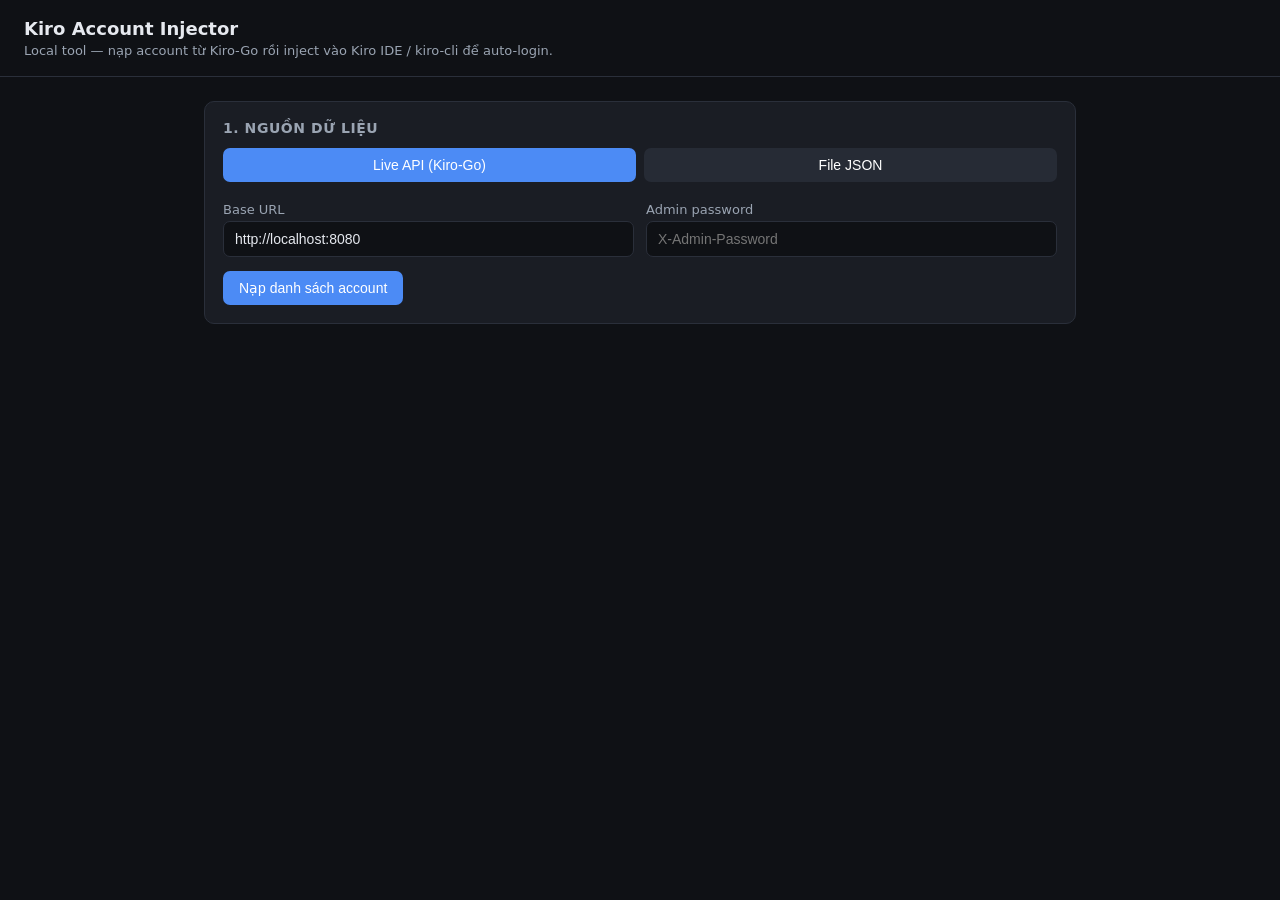
<file: injector/web/index.html>
<!DOCTYPE html>
<html lang="vi">
<head>
<meta charset="UTF-8">
<meta name="viewport" content="width=device-width, initial-scale=1.0">
<title>Kiro Account Injector</title>
<style>
  :root { --bg:#0f1115; --card:#1a1d24; --bd:#2a2f3a; --fg:#e6e9ef; --mut:#9aa4b2; --acc:#4c8bf5; --ok:#2ecc71; --warn:#f1c40f; --err:#e74c3c; }
  * { box-sizing: border-box; }
  body { margin:0; font-family:system-ui,-apple-system,Segoe UI,Roboto,sans-serif; background:var(--bg); color:var(--fg); }
  header { padding:18px 24px; border-bottom:1px solid var(--bd); }
  header h1 { margin:0; font-size:18px; }
  header p { margin:4px 0 0; color:var(--mut); font-size:13px; }
  main { max-width:920px; margin:0 auto; padding:24px; }
  .card { background:var(--card); border:1px solid var(--bd); border-radius:10px; padding:18px; margin-bottom:18px; }
  .card h2 { margin:0 0 12px; font-size:14px; text-transform:uppercase; letter-spacing:.04em; color:var(--mut); }
  label { display:block; font-size:13px; margin:8px 0 4px; color:var(--mut); }
  input[type=text], input[type=password] { width:100%; padding:9px 11px; background:#0f1115; border:1px solid var(--bd); border-radius:7px; color:var(--fg); font-size:14px; }
  .row { display:flex; gap:12px; }
  .row > div { flex:1; }
  button { background:var(--acc); color:#fff; border:none; padding:9px 16px; border-radius:7px; font-size:14px; cursor:pointer; }
  button.secondary { background:#262b35; }
  button:disabled { opacity:.5; cursor:not-allowed; }
  .seg { display:flex; gap:8px; margin-bottom:12px; }
  .seg button { flex:1; background:#262b35; }
  .seg button.active { background:var(--acc); }
  table { width:100%; border-collapse:collapse; font-size:13px; }
  th, td { text-align:left; padding:8px 10px; border-bottom:1px solid var(--bd); }
  th { color:var(--mut); font-weight:600; }
  .badge { display:inline-block; padding:2px 7px; border-radius:5px; font-size:11px; }
  .badge.ok { background:rgba(46,204,113,.15); color:var(--ok); }
  .badge.no { background:rgba(231,76,60,.15); color:var(--err); }
  .badge.warn { background:rgba(241,196,15,.15); color:var(--warn); }
  .note { font-size:11px; color:var(--mut); }
  .opts { display:flex; gap:18px; align-items:center; margin:12px 0; flex-wrap:wrap; }
  .opts label { display:flex; align-items:center; gap:6px; margin:0; color:var(--fg); font-size:13px; cursor:pointer; }
  #msg { font-size:13px; padding:10px 12px; border-radius:7px; margin-bottom:12px; display:none; white-space:pre-wrap; }
  #msg.show { display:block; }
  #msg.ok { background:rgba(46,204,113,.12); color:var(--ok); }
  #msg.err { background:rgba(231,76,60,.12); color:var(--err); }
  pre { background:#0f1115; border:1px solid var(--bd); border-radius:7px; padding:12px; overflow:auto; font-size:12px; }
  .hidden { display:none; }
  tr.sel { background:rgba(76,139,245,.12); }
  td.pick { cursor:pointer; }
</style>
</head>
<body>
<header>
  <h1>Kiro Account Injector</h1>
  <p>Local tool — nạp account từ Kiro-Go rồi inject vào Kiro IDE / kiro-cli để auto-login.</p>
</header>
<main>
  <div id="msg"></div>

  <div class="card">
    <h2>1. Nguồn dữ liệu</h2>
    <div class="seg">
      <button id="tab-http" class="active" onclick="setSource('http')">Live API (Kiro-Go)</button>
      <button id="tab-file" onclick="setSource('file')">File JSON</button>
    </div>
    <div id="src-http">
      <div class="row">
        <div>
          <label>Base URL</label>
          <input type="text" id="baseUrl" value="http://localhost:8080" placeholder="http://localhost:8080">
        </div>
        <div>
          <label>Admin password</label>
          <input type="password" id="password" placeholder="X-Admin-Password">
        </div>
      </div>
    </div>
    <div id="src-file" class="hidden">
      <label>Đường dẫn file export (.json) trên máy này</label>
      <input type="text" id="filePath" placeholder="/Users/you/Downloads/kiro-export.json">
    </div>
    <div style="margin-top:14px"><button onclick="loadAccounts()">Nạp danh sách account</button></div>
  </div>

  <div class="card hidden" id="card-accounts">
    <h2>2. Chọn account</h2>
    <table>
      <thead><tr><th></th><th>Email</th><th>Auth</th><th>Provider</th><th>Refresh</th><th>IDE</th><th>CLI</th></tr></thead>
      <tbody id="acctBody"></tbody>
    </table>
  </div>

  <div class="card hidden" id="card-inject">
    <h2>3. Inject &amp; Login</h2>
    <div class="opts">
      <label><input type="checkbox" id="t-ide" checked> Kiro IDE</label>
      <label><input type="checkbox" id="t-cli"> kiro-cli</label>
      <label><input type="checkbox" id="dryRun" checked> Dry-run (ghi ra thư mục tạm, không đụng app)</label>
      <label><input type="checkbox" id="relaunch"> Kill &amp; relaunch Kiro IDE</label>
    </div>
    <button id="injectBtn" onclick="doInject()" disabled>Inject account đã chọn</button>
    <div id="result" class="hidden"><h2 style="margin-top:18px">Kết quả</h2><pre id="resultPre"></pre></div>
  </div>
</main>

<script>
let source = 'http';
let selectedId = null;

function setSource(s) {
  source = s;
  document.getElementById('tab-http').classList.toggle('active', s === 'http');
  document.getElementById('tab-file').classList.toggle('active', s === 'file');
  document.getElementById('src-http').classList.toggle('hidden', s !== 'http');
  document.getElementById('src-file').classList.toggle('hidden', s !== 'file');
}

function showMsg(text, kind) {
  const m = document.getElementById('msg');
  m.textContent = text;
  m.className = 'show ' + (kind || '');
}

async function loadAccounts() {
  const body = source === 'http'
    ? { source:'http', baseUrl: val('baseUrl'), password: val('password') }
    : { source:'file', path: val('filePath') };
  showMsg('Đang nạp...', '');
  try {
    const res = await fetch('/api/load', { method:'POST', headers:{'Content-Type':'application/json'}, body: JSON.stringify(body) });
    const data = await res.json();
    if (!res.ok) { showMsg('Lỗi: ' + (data.error || res.status), 'err'); return; }
    renderAccounts(data.accounts || []);
    showMsg('Đã nạp ' + (data.accounts||[]).length + ' account (export v' + (data.version||'?') + ')', 'ok');
  } catch (e) { showMsg('Lỗi mạng: ' + e.message, 'err'); }
}

function val(id) { return document.getElementById(id).value.trim(); }

function renderAccounts(accts) {
  const tb = document.getElementById('acctBody');
  tb.innerHTML = '';
  selectedId = null;
  document.getElementById('injectBtn').disabled = true;
  for (const a of accts) {
    const tr = document.createElement('tr');
    tr.innerHTML = `
      <td class="pick"><input type="radio" name="acct" value="${a.id}"></td>
      <td class="pick">${esc(a.email)}</td>
      <td>${esc(a.authMethod)}</td>
      <td>${esc(a.provider||'')}</td>
      <td>${a.hasRefresh ? '<span class="badge ok">yes</span>' : '<span class="badge no">no</span>'}</td>
      <td>${a.ideOk ? '<span class="badge ok">OK</span>' : '<span class="badge no">no</span>'}</td>
      <td>${cliBadge(a)}</td>`;
    const pick = () => { tr.querySelector('input').checked = true; selectAcct(a.id, tr); };
    tr.querySelectorAll('.pick').forEach(td => td.onclick = pick);
    tr.querySelector('input').onchange = () => selectAcct(a.id, tr);
    tb.appendChild(tr);
  }
  document.getElementById('card-accounts').classList.remove('hidden');
  document.getElementById('card-inject').classList.remove('hidden');
}

function cliBadge(a) {
  if (a.cliOk && a.cliNote) return `<span class="badge warn" title="${esc(a.cliNote)}">⚠</span> <span class="note">${esc(a.cliNote)}</span>`;
  if (a.cliOk) return '<span class="badge ok">OK</span>';
  return `<span class="badge no">no</span> <span class="note">${esc(a.cliNote||'')}</span>`;
}

function selectAcct(id, tr) {
  selectedId = id;
  document.querySelectorAll('#acctBody tr').forEach(r => r.classList.remove('sel'));
  tr.classList.add('sel');
  document.getElementById('injectBtn').disabled = false;
}

async function doInject() {
  if (!selectedId) return;
  const targets = [];
  if (document.getElementById('t-ide').checked) targets.push('ide');
  if (document.getElementById('t-cli').checked) targets.push('cli');
  if (targets.length === 0) { showMsg('Chọn ít nhất một target.', 'err'); return; }
  const body = {
    id: selectedId, targets,
    dryRun: document.getElementById('dryRun').checked,
    relaunch: document.getElementById('relaunch').checked,
  };
  showMsg('Đang inject...', '');
  try {
    const res = await fetch('/api/inject', { method:'POST', headers:{'Content-Type':'application/json'}, body: JSON.stringify(body) });
    const data = await res.json();
    document.getElementById('result').classList.remove('hidden');
    document.getElementById('resultPre').textContent = JSON.stringify(data.results || data, null, 2);
    showMsg(res.ok ? 'Xong.' : ('Lỗi: ' + (data.error||res.status)), res.ok ? 'ok' : 'err');
  } catch (e) { showMsg('Lỗi mạng: ' + e.message, 'err'); }
}

function esc(s) { return String(s).replace(/[&<>"]/g, c => ({'&':'&amp;','<':'&lt;','>':'&gt;','"':'&quot;'}[c])); }
</script>
</body>
</html>
</file>
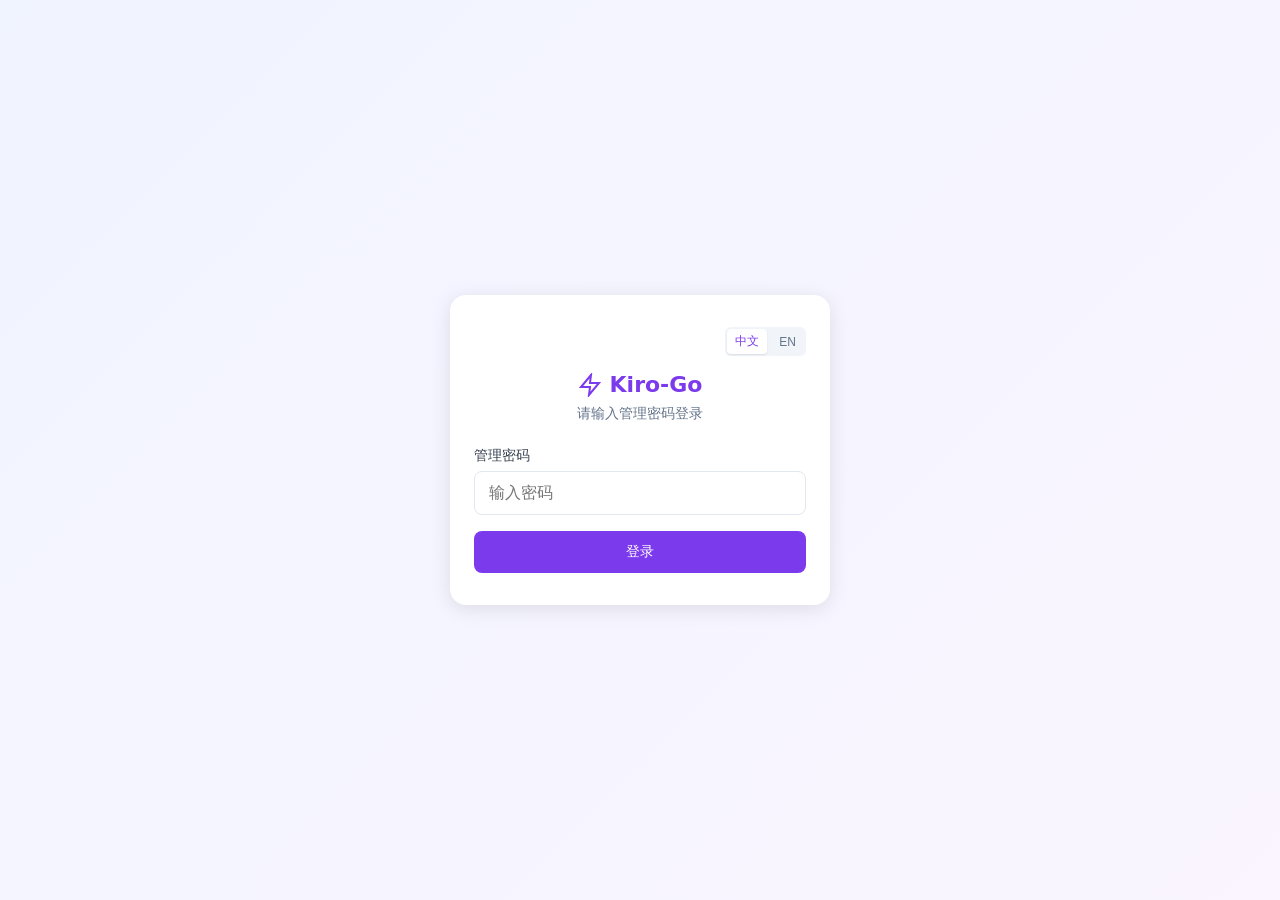
<file: web/index-legacy.html>
<!DOCTYPE html>
<html lang="zh">

<head>
    <meta charset="UTF-8">
    <meta name="viewport" content="width=device-width, initial-scale=1.0, maximum-scale=1.0, user-scalable=no">
    <title>Kiro-Go</title>
    <link rel="icon" type="image/png" href="/admin/icon.png?v=20260724">
    <style>
        * {
            box-sizing: border-box;
            margin: 0;
            padding: 0;
        }

        body {
            font-family: system-ui, -apple-system, sans-serif;
            background: #f8fafc;
            color: #1e293b;
            min-height: 100vh;
            -webkit-tap-highlight-color: transparent;
        }

        .container {
            max-width: 1100px;
            margin: 0 auto;
            padding: 16px;
        }

        .login-wrapper {
            min-height: 100vh;
            display: flex;
            align-items: center;
            justify-content: center;
            background: linear-gradient(135deg, #f0f4ff 0%, #faf5ff 100%);
            padding: 16px;
        }

        .login-box {
            background: #fff;
            padding: 32px 24px;
            border-radius: 16px;
            box-shadow: 0 4px 20px rgba(0, 0, 0, 0.1);
            width: 100%;
            max-width: 380px;
        }

        .login-box h1 {
            text-align: center;
            color: #7c3aed;
            margin-bottom: 8px;
            font-size: 22px;
            justify-content: center;
        }

        .login-box p {
            text-align: center;
            color: #64748b;
            margin-bottom: 24px;
            font-size: 14px;
        }

        .form-group {
            margin-bottom: 16px;
        }

        label {
            display: block;
            margin-bottom: 6px;
            color: #374151;
            font-size: 14px;
            font-weight: 500;
        }

        input[type="text"],
        input[type="password"],
        input[type="number"],
        select,
        textarea {
            width: 100%;
            padding: 12px 14px;
            border: 1px solid #e2e8f0;
            border-radius: 8px;
            font-size: 16px;
            background: #fff;
            color: #1e293b;
            -webkit-appearance: none;
        }

        input:focus,
        textarea:focus {
            outline: none;
            border-color: #7c3aed;
            box-shadow: 0 0 0 3px rgba(124, 58, 237, 0.1);
        }

        textarea {
            resize: vertical;
            min-height: 100px;
            font-family: monospace;
            font-size: 14px;
        }

        .btn {
            padding: 12px 18px;
            border: none;
            border-radius: 8px;
            cursor: pointer;
            font-size: 14px;
            font-weight: 500;
            transition: all 0.2s;
            touch-action: manipulation;
        }

        .btn-primary {
            background: #7c3aed;
            color: white;
        }

        .btn-primary:hover,
        .btn-primary:active {
            background: #6d28d9;
        }

        .btn-danger {
            background: #ef4444;
            color: white;
        }

        .btn-secondary {
            background: #f1f5f9;
            color: #374151;
        }

        .btn-success {
            background: #10B981;
            color: white;
        }

        .btn-sm {
            padding: 8px 12px;
            font-size: 13px;
        }

        .card {
            background: #fff;
            border-radius: 12px;
            padding: 16px;
            margin-bottom: 16px;
            box-shadow: 0 1px 3px rgba(0, 0, 0, 0.1);
        }

        .card-header {
            display: flex;
            justify-content: space-between;
            align-items: center;
            margin-bottom: 16px;
            padding-bottom: 12px;
            border-bottom: 1px solid #e2e8f0;
            flex-wrap: wrap;
            gap: 12px;
        }

        .card-title {
            font-size: 16px;
            font-weight: 600;
        }

        .card-actions {
            display: flex;
            gap: 8px;
            flex-wrap: wrap;
        }

        .stats-grid {
            display: grid;
            grid-template-columns: repeat(3, 1fr);
            gap: 10px;
            margin-bottom: 20px;
        }

        .stat-card {
            background: #fff;
            border-radius: 10px;
            padding: 12px 8px;
            text-align: center;
            box-shadow: 0 1px 3px rgba(0, 0, 0, 0.1);
        }

        .stat-value {
            font-size: 20px;
            font-weight: 700;
            color: #7c3aed;
        }

        .stat-label {
            font-size: 11px;
            color: #64748b;
            margin-top: 2px;
        }

        .badge {
            display: inline-block;
            padding: 3px 8px;
            border-radius: 4px;
            font-size: 11px;
            font-weight: 500;
            white-space: nowrap;
        }

        .badge-success {
            background: #dcfce7;
            color: #16a34a;
        }

        .badge-warning {
            background: #fef3c7;
            color: #d97706;
        }

        .badge-error {
            background: #fee2e2;
            color: #dc2626;
        }

        .badge-info {
            background: #ede9fe;
            color: #7c3aed;
        }

        .badge-pro {
            background: #3b82f6;
            color: white;
        }

        .badge-proplus {
            background: #8b5cf6;
            color: white;
        }

        .badge-power {
            background: #f59e0b;
            color: white;
        }

        .badge-free {
            background: #6b7280;
            color: white;
        }

        .badge-trial {
            background: #10b981;
            color: white;
        }

        .badge-banned {
            background: #dc2626;
            color: white;
        }

        .badge-suspended {
            background: #f59e0b;
            color: white;
        }

        .modal {
            display: none;
            position: fixed;
            top: 0;
            left: 0;
            width: 100%;
            height: 100%;
            background: rgba(0, 0, 0, 0.5);
            z-index: 1000;
            padding: 16px;
            overflow-y: auto;
        }

        .modal.active {
            display: flex;
            align-items: flex-start;
            justify-content: center;
            padding-top: 5vh;
        }

        .modal-content {
            background: #fff;
            border-radius: 12px;
            padding: 20px;
            width: 100%;
            max-width: 600px;
            margin-bottom: 20px;
        }

        .modal-header {
            display: flex;
            justify-content: space-between;
            align-items: center;
            margin-bottom: 20px;
        }

        .modal-title {
            font-size: 18px;
            font-weight: 600;
        }

        .modal-close {
            background: none;
            border: none;
            font-size: 28px;
            cursor: pointer;
            color: #64748b;
            padding: 0 8px;
        }

        .modal-footer {
            margin-top: 20px;
            display: flex;
            gap: 10px;
            justify-content: flex-end;
        }

        .switch {
            position: relative;
            display: inline-block;
            width: 44px;
            height: 24px;
            flex-shrink: 0;
        }

        .switch input {
            opacity: 0;
            width: 0;
            height: 0;
            position: absolute;
        }

        .slider {
            position: absolute;
            cursor: pointer;
            top: 0;
            left: 0;
            right: 0;
            bottom: 0;
            background: #cbd5e1;
            border-radius: 24px;
            transition: 0.3s;
        }

        .slider:before {
            position: absolute;
            content: "";
            height: 18px;
            width: 18px;
            left: 3px;
            bottom: 3px;
            background: white;
            border-radius: 50%;
            transition: 0.3s;
        }

        input:checked+.slider {
            background: #7c3aed;
        }

        input:checked+.slider:before {
            transform: translateX(20px);
        }

        .tabs {
            display: flex;
            gap: 4px;
            margin-bottom: 16px;
            background: #f1f5f9;
            padding: 4px;
            border-radius: 10px;
            overflow-x: auto;
            -webkit-overflow-scrolling: touch;
        }

        .tab {
            padding: 10px 16px;
            border-radius: 8px;
            cursor: pointer;
            color: #64748b;
            font-weight: 500;
            font-size: 14px;
            white-space: nowrap;
            flex-shrink: 0;
        }

        .tab:hover {
            color: #374151;
        }

        .tab.active {
            background: #fff;
            color: #7c3aed;
            box-shadow: 0 1px 3px rgba(0, 0, 0, 0.1);
        }

        .hidden {
            display: none !important;
        }

        .message {
            padding: 12px 16px;
            border-radius: 8px;
            margin-bottom: 12px;
            font-size: 14px;
        }

        .message-error {
            background: #fee2e2;
            color: #dc2626;
        }

        .endpoint {
            background: #f8fafc;
            padding: 12px;
            border-radius: 8px;
            font-family: monospace;
            font-size: 12px;
            margin-bottom: 10px;
            display: flex;
            justify-content: space-between;
            align-items: center;
            gap: 10px;
            word-break: break-all;
        }

        .endpoint span {
            flex: 1;
        }

        .header {
            display: flex;
            align-items: center;
            justify-content: space-between;
            margin-bottom: 16px;
            gap: 12px;
        }

        .header h1 {
            font-size: 18px;
            color: #7c3aed;
        }

        .account-card {
            background: #fff;
            border-radius: 12px;
            padding: 14px;
            margin-bottom: 12px;
            box-shadow: 0 1px 3px rgba(0, 0, 0, 0.1);
            border-left: 4px solid #7c3aed;
        }

        .account-header {
            display: flex;
            justify-content: space-between;
            align-items: flex-start;
            margin-bottom: 10px;
            gap: 10px;
        }

        .account-info {
            flex: 1;
            min-width: 0;
        }

        .account-email {
            font-weight: 600;
            font-size: 14px;
            color: #1e293b;
            word-break: break-all;
        }

        .account-meta {
            display: flex;
            gap: 6px;
            flex-wrap: wrap;
            margin-top: 6px;
        }

        .account-usage {
            margin: 10px 0;
        }

        .usage-bar {
            height: 6px;
            background: #e2e8f0;
            border-radius: 3px;
            overflow: hidden;
        }

        .usage-fill {
            height: 100%;
            background: #7c3aed;
            border-radius: 3px;
            transition: width 0.3s;
        }

        .usage-fill.high {
            background: #f59e0b;
        }

        .usage-fill.critical {
            background: #ef4444;
        }

        .usage-text {
            display: flex;
            justify-content: space-between;
            font-size: 11px;
            color: #64748b;
            margin-top: 4px;
        }

        .usage-label {
            font-size: 12px;
            color: #64748b;
            margin-bottom: 4px;
            font-weight: 500;
        }

        .account-usage+.account-usage {
            margin-top: 8px;
        }

        .badge-trial {
            background: #10b981;
            color: white;
        }

        .account-stats {
            display: grid;
            grid-template-columns: repeat(5, 1fr);
            gap: 6px;
            margin-top: 10px;
            padding-top: 10px;
            border-top: 1px solid #e2e8f0;
        }

        .account-stat {
            text-align: center;
        }

        .account-stat-value {
            font-weight: 600;
            font-size: 13px;
        }

        .account-stat-label {
            font-size: 10px;
            color: #64748b;
        }

        .account-actions {
            display: flex;
            gap: 6px;
            flex-shrink: 0;
            flex-wrap: wrap;
        }

        .detail-section {
            margin-bottom: 20px;
        }

        .detail-section h4 {
            font-size: 13px;
            color: #64748b;
            margin-bottom: 10px;
            text-transform: uppercase;
            letter-spacing: 0.5px;
        }

        .detail-grid {
            display: grid;
            grid-template-columns: 1fr;
            gap: 10px;
        }

        .detail-item {
            background: #f8fafc;
            padding: 10px 12px;
            border-radius: 8px;
        }

        .detail-label {
            font-size: 11px;
            color: #64748b;
            margin-bottom: 2px;
        }

        .detail-value {
            font-size: 13px;
            font-weight: 500;
            word-break: break-all;
        }

        .model-list {
            display: grid;
            gap: 8px;
            max-height: 250px;
            overflow-y: auto;
        }

        .model-item {
            background: #f8fafc;
            padding: 14px 16px;
            border-radius: 8px;
            margin-bottom: 10px;
            transition: background 0.2s ease;
        }

        .model-item:last-child {
            margin-bottom: 0;
        }

        .model-item:hover {
            background: #f1f5f9;
        }

        .model-name {
            font-weight: 600;
            font-size: 14px;
            color: #0f172a;
            line-height: 1.4;
        }

        .model-credit {
            font-size: 13px;
            margin-top: 4px;
        }

        .credit-ratio {
            color: #7c3aed;
            font-weight: 600;
        }

        .model-info {
            font-size: 12px;
            color: #64748b;
            margin-top: 6px;
            line-height: 1.5;
        }

        .btn-icon {
            display: inline-flex;
            align-items: center;
            justify-content: center;
            width: 36px;
            height: 36px;
            padding: 0;
        }

        .btn-icon svg {
            width: 18px;
            height: 18px;
        }

        .loading {
            opacity: 0.6;
            pointer-events: none;
        }

        .logo {
            display: flex;
            align-items: center;
            gap: 8px;
        }

        .logo svg {
            width: 24px;
            height: 24px;
            color: #7c3aed;
        }

        .machine-id-row {
            display: flex;
            gap: 8px;
            align-items: stretch;
            flex-wrap: wrap;
        }

        .machine-id-row input {
            flex: 1;
            min-width: 200px;
            font-family: monospace;
            font-size: 11px;
        }

        .machine-id-row .btn {
            flex-shrink: 0;
        }

        .lang-switch {
            display: flex;
            gap: 4px;
            background: #f1f5f9;
            padding: 2px;
            border-radius: 6px;
        }

        .lang-btn {
            padding: 4px 8px;
            border: none;
            background: transparent;
            cursor: pointer;
            font-size: 12px;
            border-radius: 4px;
            color: #64748b;
        }

        .lang-btn.active {
            background: #fff;
            color: #7c3aed;
            box-shadow: 0 1px 2px rgba(0, 0, 0, 0.1);
        }

        .header-right {
            display: flex;
            align-items: center;
            gap: 10px;
        }

        @media (max-width: 640px) {
            .container {
                padding: 12px;
            }

            .stats-grid {
                grid-template-columns: repeat(3, 1fr);
                gap: 8px;
            }

            .stat-card {
                padding: 10px 6px;
            }

            .stat-value {
                font-size: 18px;
            }

            .stat-label {
                font-size: 10px;
            }

            .card {
                padding: 14px;
            }

            .card-header {
                flex-direction: column;
                align-items: flex-start;
            }

            .card-actions {
                width: 100%;
            }

            .card-actions .btn {
                flex: 1;
                text-align: center;
            }

            .account-header {
                flex-direction: column;
            }

            .account-actions {
                width: 100%;
                justify-content: flex-start;
            }

            .account-actions .btn {
                padding: 8px 10px;
                font-size: 12px;
            }

            .account-stats {
                grid-template-columns: repeat(2, 1fr);
            }

            .detail-grid {
                grid-template-columns: 1fr;
            }

            .tabs {
                gap: 2px;
            }

            .tab {
                padding: 10px 12px;
                font-size: 13px;
            }

            .modal-content {
                padding: 16px;
            }

            .endpoint {
                flex-direction: column;
                align-items: stretch;
            }

            .endpoint .btn {
                width: 100%;
            }

            .machine-id-row {
                flex-direction: column;
            }

            .machine-id-row input {
                min-width: 100%;
            }

            .machine-id-row .btn {
                width: 100%;
            }
        }

        @media (min-width: 641px) {
            .detail-grid {
                grid-template-columns: repeat(2, 1fr);
            }
        }

        /* 隐私模式开关样式 */
        .privacy-toggle {
            white-space: nowrap;
        }

        @media (max-width: 640px) {
            .privacy-toggle {
                order: -1;
                width: 100%;
                justify-content: space-between;
                padding: 8px 0;
                border-bottom: 1px solid #e2e8f0;
                margin-bottom: 8px;
            }

            .privacy-toggle span {
                font-size: 14px;
            }
        }
    </style>
</head>

<body>
    <div id="loginPage" class="login-wrapper">
        <div class="login-box">
            <div style="display:flex;justify-content:flex-end;margin-bottom:16px">
                <div class="lang-switch">
                    <button class="lang-btn" data-lang="zh" onclick="setLang('zh')">中文</button>
                    <button class="lang-btn" data-lang="en" onclick="setLang('en')">EN</button>
                </div>
            </div>
            <h1 class="logo"><svg viewBox="0 0 24 24" fill="none" stroke="currentColor" stroke-width="2">
                    <path d="M13 2L3 14h9l-1 8 10-12h-9l1-8z" />
                </svg>Kiro-Go</h1>
            <p data-i18n="login.subtitle"></p>
            <div class="form-group">
                <label data-i18n="login.password"></label>
                <input type="password" id="pwdField" data-i18n-placeholder="login.passwordPlaceholder"
                    autocomplete="off">
            </div>
            <button type="button" class="btn btn-primary" style="width:100%" onclick="login()"
                data-i18n="login.submit"></button>
            <div id="loginError" class="message message-error hidden" style="margin-top:12px"></div>
        </div>
    </div>
    <div id="mainPage" class="container hidden">
        <div class="header">
            <h1 class="logo"><svg viewBox="0 0 24 24" fill="none" stroke="currentColor" stroke-width="2">
                    <path d="M13 2L3 14h9l-1 8 10-12h-9l1-8z" />
                </svg>Kiro-Go</h1>
            <div class="header-right">
                <div class="lang-switch">
                    <button class="lang-btn" data-lang="zh" onclick="setLang('zh')">中文</button>
                    <button class="lang-btn" data-lang="en" onclick="setLang('en')">EN</button>
                </div>
                <span class="badge badge-success" id="statusBadge" data-i18n="status.running"></span>
                <span class="badge badge-info" id="versionBadge" style="cursor:pointer" onclick="checkUpdate(true)"></span>
                <button class="btn btn-sm btn-danger" onclick="logout()" data-i18n="common.logout" style="padding:4px 12px;font-size:12px"></button>
            </div>
        </div>
        <div class="stats-grid">
            <div class="stat-card">
                <div class="stat-value" id="statAccounts">0</div>
                <div class="stat-label" data-i18n="stats.accounts"></div>
            </div>
            <div class="stat-card">
                <div class="stat-value" id="statRequests">0</div>
                <div class="stat-label" data-i18n="stats.requests"></div>
            </div>
            <div class="stat-card">
                <div class="stat-value" id="statSuccess">0</div>
                <div class="stat-label" data-i18n="stats.success"></div>
            </div>
            <div class="stat-card">
                <div class="stat-value" id="statFailed">0</div>
                <div class="stat-label" data-i18n="stats.failed"></div>
            </div>
            <div class="stat-card">
                <div class="stat-value" id="statTokens">0</div>
                <div class="stat-label">Tokens</div>
            </div>
            <div class="stat-card">
                <div class="stat-value" id="statCredits">0</div>
                <div class="stat-label">Credits</div>
            </div>
        </div>
        <div class="tabs">
            <div class="tab active" data-tab="accounts" data-i18n="tabs.accounts"></div>
            <div class="tab" data-tab="settings" data-i18n="tabs.settings"></div>
            <div class="tab" data-tab="api" data-i18n="tabs.api"></div>
        </div>
        <div id="tabAccounts" class="tab-content">
            <div class="card">
                <div class="card-header">
                    <span class="card-title" data-i18n="accounts.title"></span>
                    <div class="card-actions">
                        <div class="privacy-toggle" style="display:flex;align-items:center;gap:8px;cursor:pointer;user-select:none">
                            <span style="font-size:13px;color:#374151;font-weight:500" data-i18n="privacy.label"></span>
                            <label class="switch" style="margin:0">
                                <input type="checkbox" id="privacyModeToggle" checked onchange="togglePrivacyMode()">
                                <span class="slider"></span>
                            </label>
                        </div>
                        <button class="btn btn-secondary btn-sm" onclick="showExportModal()" data-i18n="accounts.export"></button>
                        <button class="btn btn-secondary btn-sm" onclick="refreshAllModels()" data-i18n="models.refreshAll"></button>
                        <button class="btn btn-primary btn-sm" onclick="showModal('add')" data-i18n="accounts.add"></button>
                    </div>
                </div>
                <div id="accountsToolbar" style="display:flex;gap:8px;align-items:center;padding:0 20px 12px">
                    <label style="display:flex;align-items:center;gap:4px;cursor:pointer;user-select:none;flex-shrink:0"><input type="checkbox" id="selectAllCheckbox" onchange="toggleSelectAll(this.checked)" style="width:15px;height:15px;cursor:pointer"> <span style="font-size:13px;color:#374151" data-i18n="batch.selectAll"></span></label>
                    <div style="height:16px;width:1px;background:#e2e8f0;flex-shrink:0"></div>
                    <div id="batchBar" style="display:none;align-items:center;gap:6px;flex-shrink:0">
                        <span id="batchCount" style="font-size:12px;color:#7c3aed;font-weight:600;white-space:nowrap"></span>
                        <button class="btn btn-sm btn-primary" onclick="batchAction('enable')" style="padding:3px 10px;font-size:12px" data-i18n="batch.enable"></button>
                        <button class="btn btn-sm btn-secondary" onclick="batchAction('disable')" style="padding:3px 10px;font-size:12px" data-i18n="batch.disable"></button>
                        <button class="btn btn-sm btn-secondary" onclick="batchAction('refresh')" style="padding:3px 10px;font-size:12px" data-i18n="batch.refresh"></button>
                        <button class="btn btn-sm btn-secondary" onclick="batchRefreshModels()" style="padding:3px 10px;font-size:12px" data-i18n="batch.refreshModels"></button>
                        <div style="height:16px;width:1px;background:#e2e8f0;flex-shrink:0"></div>
                    </div>
                    <div style="display:flex;gap:6px;align-items:center;margin-left:auto;flex-shrink:0">
                        <input type="text" id="filterSearch" oninput="onFilterChange()" style="width:260px;padding:8px 12px;border:1px solid #e2e8f0;border-radius:6px;font-size:14px;outline:none" data-i18n-placeholder="filter.search">
                        <select id="filterStatusSelect" onchange="onFilterChange()" style="padding:4px 6px;border:1px solid #e2e8f0;border-radius:6px;font-size:12px;background:#fff;cursor:pointer">
                            <option value="all" data-i18n="filter.all"></option>
                            <option value="enabled" data-i18n="filter.enabled"></option>
                            <option value="disabled" data-i18n="filter.disabled"></option>
                            <option value="banned" data-i18n="filter.banned"></option>
                        </select>
                    </div>
                </div>
                <div id="accountsList"></div>
            </div>
        </div>
        <div id="tabSettings" class="tab-content hidden">
            <div class="card">
                <div class="card-header"><span class="card-title" data-i18n="settings.apiSettings"></span></div>
                <div class="form-group">
                    <label style="display:flex;align-items:center;gap:10px">
                        <label class="switch"><input type="checkbox" id="requireApiKey"><span
                                class="slider"></span></label>
                        <span data-i18n="settings.enableApiKey"></span>
                    </label>
                </div>
                <div class="form-group"><label>API Key</label><div style="display:flex;gap:8px;align-items:stretch"><input type="text" id="apiKeyInput" style="flex:1"
                        data-i18n-placeholder="settings.apiKeyPlaceholder"><button class="btn btn-sm btn-secondary" onclick="generateApiKey()" data-i18n="settings.generateApiKey"></button></div></div>
                <button class="btn btn-primary" onclick="saveSettings()" data-i18n="common.save"></button>
            </div>
            <div class="card">
                <div class="card-header"><span class="card-title" data-i18n="settings.usageSettings"></span></div>
                <div class="form-group">
                    <label style="display:flex;align-items:center;gap:10px">
                        <label class="switch"><input type="checkbox" id="allowOverUsage"><span
                                class="slider"></span></label>
                        <span data-i18n="settings.allowOverUsage"></span>
                    </label>
                    <small style="color:#64748b;font-size:12px;margin-top:4px;display:block"
                        data-i18n="settings.allowOverUsageHint"></small>
                </div>
                <button class="btn btn-primary" onclick="saveOverUsageConfig()" data-i18n="common.save"></button>
            </div>
            <div class="card">
                <div class="card-header"><span class="card-title" data-i18n="settings.thinkingSettings"></span></div>
                <div class="form-group">
                    <label data-i18n="settings.thinkingSuffix"></label>
                    <input type="text" id="thinkingSuffix" placeholder="-thinking">
                    <small style="color:#64748b;font-size:12px;margin-top:4px;display:block"
                        data-i18n="settings.thinkingSuffixHint"></small>
                </div>
                <div class="form-group">
                    <label data-i18n="settings.openaiFormat"></label>
                    <select id="openaiThinkingFormat">
                        <option value="reasoning_content">reasoning_content (DeepSeek)</option>
                        <option value="thinking">&lt;thinking&gt; (Claude)</option>
                        <option value="think">&lt;think&gt; (OpenAI)</option>
                    </select>
                </div>
                <div class="form-group">
                    <label data-i18n="settings.claudeFormat"></label>
                    <select id="claudeThinkingFormat">
                        <option value="thinking">&lt;thinking&gt; (Claude)</option>
                        <option value="think">&lt;think&gt; (OpenAI)</option>
                        <option value="reasoning_content" data-i18n="settings.noTag"></option>
                    </select>
                </div>
                <button class="btn btn-primary" onclick="saveThinkingConfig()"
                    data-i18n="settings.saveThinking"></button>
            </div>
            <div class="card">
                <div class="card-header"><span class="card-title" data-i18n="settings.endpointSettings"></span></div>
                <div class="form-group">
                    <label data-i18n="settings.preferredEndpoint"></label>
                    <select id="preferredEndpoint">
                        <option value="auto" data-i18n="settings.endpointAuto"></option>
                        <option value="kiro">Kiro IDE</option>
                        <option value="codewhisperer">CodeWhisperer</option>
                        <option value="amazonq">AmazonQ</option>
                    </select>
                    <small style="color:#64748b;font-size:12px;margin-top:4px;display:block"
                        data-i18n="settings.endpointHint"></small>
                </div>
                <div class="form-group">
                    <label style="display:flex;align-items:center;gap:8px;cursor:pointer">
                        <input type="checkbox" id="endpointFallback" checked>
                        <span data-i18n="settings.endpointFallback"></span>
                    </label>
                    <small style="color:#64748b;font-size:12px;margin-top:4px;display:block"
                        data-i18n="settings.endpointFallbackHint"></small>
                </div>
                <button class="btn btn-primary" onclick="saveEndpointConfig()"
                    data-i18n="settings.saveEndpoint"></button>
            </div>
            <div class="card">
                <div class="card-header"><span class="card-title" data-i18n="settings.adminPassword"></span></div>
                <div class="form-group"><label data-i18n="settings.newPassword"></label><input type="password"
                        id="newPassword" data-i18n-placeholder="settings.newPasswordPlaceholder"></div>
                <button class="btn btn-primary" onclick="changePassword()" data-i18n="settings.changePassword"></button>
            </div>
            <div class="card">
                <div class="card-header"><span class="card-title" data-i18n="settings.proxySettings"></span></div>
                <div class="form-group">
                    <label data-i18n="settings.proxyType"></label>
                    <select id="proxyType" onchange="onProxyTypeChange()">
                        <option value="none" data-i18n="settings.proxyNone"></option>
                        <option value="socks5">SOCKS5</option>
                        <option value="http">HTTP</option>
                    </select>
                </div>
                <div id="proxyFields" style="display:none">
                    <div class="form-group">
                        <label data-i18n="settings.proxyHost"></label>
                        <div style="display:flex;gap:8px;align-items:stretch">
                            <input type="text" id="proxyHost" style="flex:1" placeholder="127.0.0.1">
                            <input type="number" id="proxyPort" style="width:90px" placeholder="1080" min="1" max="65535">
                        </div>
                    </div>
                    <div class="form-group">
                        <label data-i18n="settings.proxyAuth"></label>
                        <div style="display:flex;gap:8px">
                            <input type="text" id="proxyUsername" style="flex:1" data-i18n-placeholder="settings.proxyUsername" autocomplete="off">
                            <input type="password" id="proxyPassword" style="flex:1" data-i18n-placeholder="settings.proxyPassword" autocomplete="new-password">
                        </div>
                    </div>
                </div>
                <button class="btn btn-primary" onclick="saveProxyConfig()" data-i18n="settings.saveProxy"></button>
            </div>
            <div class="card">
                <div class="card-header"><span class="card-title" data-i18n="settings.promptFilter"></span></div>
                <div class="form-group">
                    <label style="font-weight:600;margin-bottom:12px;display:block" data-i18n="settings.builtinFilters"></label>
                    <div style="display:flex;flex-direction:column;gap:12px">
                        <div>
                            <label style="display:flex;align-items:center;gap:10px">
                                <label class="switch"><input type="checkbox" id="filterClaudeCode"><span class="slider"></span></label>
                                <span data-i18n="settings.filterClaudeCode"></span>
                            </label>
                            <small style="color:#64748b;font-size:12px;margin-top:4px;display:block;margin-left:54px" data-i18n="settings.filterClaudeCodeHint"></small>
                        </div>
                        <div>
                            <label style="display:flex;align-items:center;gap:10px">
                                <label class="switch"><input type="checkbox" id="filterEnvNoise"><span class="slider"></span></label>
                                <span data-i18n="settings.filterEnvNoise"></span>
                            </label>
                            <small style="color:#64748b;font-size:12px;margin-top:4px;display:block;margin-left:54px" data-i18n="settings.filterEnvNoiseHint"></small>
                        </div>
                        <div>
                            <label style="display:flex;align-items:center;gap:10px">
                                <label class="switch"><input type="checkbox" id="filterStripBoundaries"><span class="slider"></span></label>
                                <span data-i18n="settings.filterStripBoundaries"></span>
                            </label>
                            <small style="color:#64748b;font-size:12px;margin-top:4px;display:block;margin-left:54px" data-i18n="settings.filterStripBoundariesHint"></small>
                        </div>
                    </div>
                </div>
                <div class="form-group" style="margin-top:16px">
                    <label style="font-weight:600;margin-bottom:8px;display:block" data-i18n="settings.customRules"></label>
                    <div id="promptFilterRules" style="margin-bottom:8px"></div>
                    <div style="display:flex;gap:8px;flex-wrap:wrap">
                        <button class="btn btn-sm btn-secondary" onclick="addPromptRule('regex')" data-i18n="promptFilter.addRegex"></button>
                        <button class="btn btn-sm btn-secondary" onclick="addPromptRule('lines-containing')" data-i18n="promptFilter.addContains"></button>
                    </div>
                </div>
                <button class="btn btn-primary" onclick="savePromptFilter()" data-i18n="settings.savePromptFilter"></button>
            </div>
            <div class="card">
                <div class="card-header"><span class="card-title" data-i18n="settings.statistics"></span></div>
                <button class="btn btn-danger" onclick="resetStats()" data-i18n="settings.resetStats"></button>
            </div>
        </div>
        <div id="tabApi" class="tab-content hidden">
            <div class="card">
                <div class="card-header"><span class="card-title" data-i18n="api.endpoints"></span></div>
                <p style="margin-bottom:10px;font-weight:500;font-size:14px">Claude API</p>
                <div class="endpoint"><span id="claudeEndpoint"></span><button class="btn btn-sm btn-secondary"
                        onclick="copy('claudeEndpoint')" data-i18n="common.copy"></button></div>
                <p style="margin:14px 0 10px;font-weight:500;font-size:14px">OpenAI API</p>
                <div class="endpoint"><span id="openaiEndpoint"></span><button class="btn btn-sm btn-secondary"
                        onclick="copy('openaiEndpoint')" data-i18n="common.copy"></button></div>
                <p style="margin:14px 0 10px;font-weight:500;font-size:14px" data-i18n="api.modelList"></p>
                <div class="endpoint"><span id="modelsEndpoint"></span><button class="btn btn-sm btn-secondary"
                        onclick="copy('modelsEndpoint')" data-i18n="common.copy"></button></div>
                <p style="margin:14px 0 10px;font-weight:500;font-size:14px" data-i18n="api.stats"></p>
                <div class="endpoint"><span id="statsEndpoint"></span><button class="btn btn-sm btn-secondary"
                        onclick="copy('statsEndpoint')" data-i18n="common.copy"></button></div>
                <p style="font-size:12px;color:#64748b;margin-top:4px" data-i18n="api.statsHint"></p>
            </div>
        </div>
    </div>
    <div id="addModal" class="modal">
        <div class="modal-content">
            <div class="modal-header"><span class="modal-title" id="modalTitle"></span><button class="modal-close"
                    onclick="closeModal()">&times;</button></div>
            <div id="modalBody"></div>
        </div>
    </div>
    <div id="detailModal" class="modal">
        <div class="modal-content">
            <div class="modal-header"><span class="modal-title" data-i18n="detail.title"></span><button
                    class="modal-close" onclick="closeDetailModal()">&times;</button></div>
            <div id="detailBody"></div>
        </div>
    </div>
    <div id="exportModal" class="modal">
        <div class="modal-content">
            <div class="modal-header"><span class="modal-title" data-i18n="export.title"></span><button
                    class="modal-close" onclick="closeExportModal()">&times;</button></div>
            <div id="exportBody"></div>
        </div>
    </div>
    <div id="updateModal" class="modal">
        <div class="modal-content">
            <div class="modal-header"><span class="modal-title" data-i18n="update.title"></span><button
                    class="modal-close" onclick="closeUpdateModal()">&times;</button></div>
            <div id="updateBody"></div>
        </div>
    </div>
    <script>
        const i18n = {
            zh: {
                'login.subtitle': '请输入管理密码登录',
                'login.password': '管理密码',
                'login.passwordPlaceholder': '输入密码',
                'login.submit': '登录',
                'login.error': '密码错误',
                'login.connectError': '连接失败',
                'status.running': '运行中',
                'stats.accounts': '账号',
                'stats.requests': '请求',
                'stats.success': '成功',
                'stats.failed': '失败',
                'tabs.accounts': '账号',
                'tabs.settings': '设置',
                'tabs.api': 'API',
                'accounts.title': '账号列表',
                'accounts.add': '添加账号',
                'accounts.empty': '暂无账号',
                'accounts.refresh': '刷新',
                'accounts.detail': '详情',
                'accounts.enable': '启用',
                'accounts.disable': '禁用',
                'accounts.delete': '删除',
                'accounts.requests': '请求',
                'accounts.tokens': 'Tokens',
                'accounts.credits': 'Credits',
                'accounts.expiry': '到期',
                'accounts.noToken': '无Token',
                'accounts.expired': '已过期',
                'accounts.disabled': '已禁用',
                'accounts.normal': '正常',
                'accounts.enabled': '已启用',
                'accounts.banned': '已封禁',
                'accounts.suspended': '已暂停',
                'accounts.refreshFailed': '刷新失败',
                'accounts.confirmDelete': '确定删除？',
                'accounts.mainQuota': '主配额',
                'accounts.trialQuota': '试用配额',
                'accounts.trial': '试用中',
                'accounts.trialExpired': '已过期',
                'accounts.trialToday': '今天到期',
                'accounts.copyJSON': '复制 JSON',
                'accounts.copyJSONSuccess': 'JSON 已复制到剪贴板',
                'accounts.trialDays': '天后到期',
                'accounts.overage': '超额调用',
                'time.expired': '已过期',
                'time.minutes': '分钟',
                'time.hours': '小时',
                'time.days': '天',
                'settings.apiSettings': 'API 设置',
                'settings.enableApiKey': '启用 API Key 验证',
                'settings.apiKeyPlaceholder': '留空则不验证',
                'settings.generateApiKey': '随机生成',
                'settings.usageSettings': '用量控制',
                'settings.allowOverUsage': '允许超额使用',
                'settings.allowOverUsageHint': '开启后，即使账号额度用尽也会继续使用该账号处理请求，不再因余额不足而报错',
                'settings.overUsageSaved': '超额使用设置已保存',
                'settings.thinkingSettings': 'Thinking 模式设置',
                'settings.thinkingSuffix': '触发后缀',
                'settings.thinkingSuffixHint': '模型名称加此后缀即启用思考模式，如 claude-sonnet-4.5-thinking',
                'settings.openaiFormat': 'OpenAI API 输出格式',
                'settings.claudeFormat': 'Claude API 输出格式',
                'settings.noTag': '直接输出 (无标签)',
                'settings.saveThinking': '保存 Thinking 设置',
                'settings.thinkingSaved': 'Thinking 设置已保存',
                'settings.endpointSettings': 'Kiro 端点设置',
                'settings.preferredEndpoint': '首选端点',
                'settings.endpointAuto': '自动选择',
                'settings.endpointHint': '选择首选端点，自动选择模式下会根据可用性自动选择端点',
                'settings.endpointFallback': '端点不可用时自动切换',
                'settings.endpointFallbackHint': '关闭后，仅使用选定的端点，不会自动切换到其他端点',
                'settings.saveEndpoint': '保存端点设置',
                'settings.endpointSaved': '端点设置已保存',
                'settings.adminPassword': '管理密码',
                'settings.newPassword': '新密码',
                'settings.newPasswordPlaceholder': '输入新密码',
                'settings.changePassword': '修改密码',
                'settings.passwordRequired': '请输入新密码',
                'settings.passwordChanged': '密码已修改',
                'settings.statistics': '统计',
                'settings.resetStats': '重置统计',
                'settings.confirmReset': '确定重置统计？',
                'settings.proxySettings': '出站代理设置',
                'settings.proxyType': '代理类型',
                'settings.proxyNone': '直连（不使用代理）',
                'settings.proxyHost': '地址 / 端口',
                'settings.proxyAuth': '认证（可选）',
                'settings.proxyUsername': '用户名',
                'settings.proxyPassword': '密码',
                'settings.proxyHostRequired': '请填写代理地址和端口',
                'settings.saveProxy': '保存代理设置',
                'settings.proxySaved': '代理设置已保存',
                'settings.promptFilter': 'System Prompt 过滤',
                'settings.builtinFilters': '内置过滤器',
                'settings.filterClaudeCode': '替换 Claude Code CLI 系统提示',
                'settings.filterClaudeCodeHint': '检测到 Claude Code 内置系统提示时，替换为精简的后端提示词，避免泄露大量 CLI 指令到请求体。',
                'settings.filterEnvNoise': '过滤环境噪音行',
                'settings.filterEnvNoiseHint': '移除系统提示中注入的环境变量、Git 状态、最近提交等噪音内容。',
                'settings.filterStripBoundaries': '移除边界标记',
                'settings.filterStripBoundariesHint': '移除 --- SYSTEM PROMPT --- / --- END SYSTEM PROMPT --- 等边界标记行。',
                'settings.savePromptFilter': '保存过滤设置',
                'settings.promptFilterSaved': '过滤设置已保存',
                'settings.customRules': '自定义过滤规则',
                'api.endpoints': 'API 端点',
                'api.modelList': '模型列表',
                'api.stats': '统计数据',
                'api.statsHint': '需要在请求头中携带 API Key 鉴权（Authorization: Bearer sk-xxx），未启用 API Key 验证时无需鉴权',
                'detail.title': '账号详情',
                'detail.basicInfo': '基本信息',
                'detail.email': '邮箱',
                'detail.userId': '用户ID',
                'detail.authMethod': '认证方式',
                'detail.region': 'Region',
                'detail.machineId': '机器码',
                'detail.generate': '生成',
                'detail.subscription': '订阅信息',
                'detail.subscriptionType': '订阅类型',
                'detail.tokenExpiry': 'Token到期',
                'detail.usage': '用量',
                'detail.mainQuota': '主配额',
                'detail.trialQuota': '试用配额',
                'detail.trialStatus': '试用状态',
                'detail.trialExpiry': '试用到期',
                'detail.resetDate': '重置日期',
                'detail.statistics': '统计',
                'detail.requestCount': '请求数',
                'detail.errorCount': '错误数',
                'detail.totalTokens': '总Tokens',
                'detail.totalCredits': '总Credits',
                'detail.models': '可用模型',
                'detail.loadModels': '加载',
                'detail.refreshModelCache': '刷新路由缓存',
                'detail.loading': '加载中...',
                'detail.noModels': '无可用模型',
                'detail.loadFailed': '加载失败',
                'detail.machineIdError': '机器码格式错误',
                'detail.saved': '已保存',
                'detail.saveFailed': '保存失败',
                'detail.generateFailed': '生成失败',
                'modal.addAccount': '添加账号',
                'modal.builderIdTitle': 'AWS Builder ID',
                'modal.builderIdDesc': '通过 AWS Builder ID 授权登录添加个人账号',
                'modal.iamTitle': 'IAM Identity Center (企业 SSO) 登录',
                'modal.iamDesc': '通过 IAM Identity Center (企业 SSO) 授权添加企业账号',
                'modal.microsoftTitle': 'Microsoft Enterprise SSO 登录',
                'modal.microsoftDesc': '通过 Microsoft Entra ID 企业账号授权登录 Kiro',
                'microsoft.instructions': '登录流程与 IAM 企业 SSO 一致：打开登录页；浏览器跳转到 localhost 失败后，复制地址栏中的完整回调 URL 并粘贴到下方。服务不会监听或暴露 3128 端口。',
                'microsoft.loginUrl': '登录地址',
                'microsoft.callbackUrl': '回调 URL',
                'microsoft.callbackPlaceholder': 'http://localhost:3128/...（请粘贴完整地址）',
                'microsoft.start': '开始登录',
                'microsoft.continue': '继续登录',
                'microsoft.callbackRequired': '请先粘贴完整的回调 URL',
                'microsoft.kiroPrompt': '完成 Kiro 登录后，复制浏览器地址栏中的完整 localhost 回调 URL。',
                'microsoft.providerPrompt': '继续完成 Microsoft 登录，再复制新的完整 localhost 回调 URL。',
                'microsoft.selectProfile': '选择 Kiro Profile',
                'microsoft.profileHint': '该 Microsoft 账号关联了多个 Kiro Profile，请选择要添加的一个。',
                'microsoft.confirmProfile': '确认添加',
                'microsoft.success': 'Microsoft Enterprise SSO 登录成功',
                'modal.ssoTitle': 'SSO Token',
                'modal.ssoDesc': '通过浏览器 x-amz-sso_authn Token 添加账号',
                'modal.localTitle': 'Kiro 本地缓存',
                'modal.localDesc': '通过 Kiro IDE 本地缓存文件添加账号',
                'modal.credentialsTitle': '凭证 JSON',
                'modal.credentialsDesc': '通过 Kiro Account Manager 导出的凭证添加账号',
                'modal.cookieTitle': 'Kiro 网页 Cookie',
                'modal.cookieDesc': '通过从 Kiro 网页 Cookie 中获取的 RefreshToken 添加账号',
                'cookie.howToGet': '如何获取 RefreshToken？',
                'cookie.step1': '打开浏览器，访问并登录',
                'cookie.step2': '在页面空白处右键 → 检查 → Application → Cookies → https://app.kiro.dev',
                'cookie.step3': '在列表中找到 <b>RefreshToken</b>，双击其 Value 列并复制',
                'cookie.refreshToken': 'RefreshToken',
                'cookie.provider': '登录方式',
                'cookie.github': 'GitHub',
                'cookie.google': 'Google',
                'cookie.refreshTokenPlaceholder': '粘贴 RefreshToken Cookie 的值',
                'cookie.refreshTokenMissing': '请填写 RefreshToken',
                'cookie.importSuccess': '账号添加成功',
                'cookie.link': 'https://app.kiro.dev/account/usage',
                'builderid.startLogin': '开始登录',
                'builderid.verifyCode': '请在浏览器中输入上方验证码',
                'builderid.verifyUrl': '验证链接',
                'builderid.open': '打开',
                'builderid.waiting': '等待授权中...',
                'builderid.success': '登录成功',
                'iam.startUrl': 'Start URL',
                'iam.loginUrl': '登录链接',
                'iam.completeLogin': '请在浏览器中完成登录，然后粘贴回调 URL',
                'iam.callbackUrl': '回调 URL',
                'iam.complete': '完成登录',
                'sso.howToGet': '如何获取 Token?',
                'sso.step1': '在浏览器中访问并登录',
                'sso.step2': '按 F12 打开开发者工具 → Application → Cookies',
                'sso.step3': '找到并复制',
                'sso.tokenLabel': 'x-amz-sso_authn',
                'sso.tokenHint': '*支持批量导入，每行一个 Token',
                'sso.tokenPlaceholder': '粘贴 x-amz-sso_authn 值',
                'sso.importSuccess': '成功添加 {0} 个账号',
                'sso.importPartial': '，{0} 个失败',
                'local.fileLocation': '文件位置',
                'local.loginChannel': '登录渠道',
                'local.tokenFile': 'kiro-auth-token.json',
                'local.tokenRequired': '*必填',
                'local.clientFile': '{hash}.json',
                'local.clientRequired': '*IdC 登录必填',
                'local.pasteOrUpload': '粘贴文件内容或上传文件',
                'local.upload': '上传',
                'local.tokenMissing': '请提供 kiro-auth-token.json 内容',
                'local.tokenInvalid': 'kiro-auth-token.json 格式错误',
                'local.refreshTokenMissing': '缺少 refreshToken',
                'local.clientMissing': 'IdC 登录需要提供 {hash}.json 内容',
                'local.clientInvalid': '{hash}.json 格式错误',
                'local.clientSecretMissing': '缺少 clientId 或 clientSecret',
                'local.importSuccess': '导入成功',
                'credentials.label': '凭证 JSON',
                'credentials.authMethod': '认证方式',
                'credentials.authHint': '*影响 Token 刷新方式',
                'credentials.social': 'Social (AWS Builder ID / Google / GitHub)',
                'credentials.idc': 'IAM Identity Center (企业 SSO)',
                'credentials.jsonError': 'JSON 格式错误',
                'credentials.batchHint': '支持单个对象、JSON 数组或 Kiro Account Manager 导出格式批量导入。必填: refreshToken。可选: provider (BuilderId/Enterprise/Github/Google), clientId, clientSecret',
                'common.save': '保存设置',
                'common.saved': '保存',
                'common.copy': '复制',
                'common.copied': '已复制',
                'common.cancel': '取消',
                'common.back': '返回',
                'common.add': '添加',
                'common.failed': '失败',
                'common.saveFailed': '保存失败',
                'common.logout': '退出登录',
                'accounts.export': '导出',
                'models.refreshAll': '刷新模型缓存',
                'models.confirmRefreshAll': '确定为所有已启用账号刷新模型缓存？',
                'models.refreshAllDone': '模型缓存刷新完成，共缓存 {0} 个模型',
                'export.title': '导出账号',
                'export.selectAll': '全选',
                'export.deselectAll': '取消全选',
                'export.selected': '已选 {0} 个',
                'export.downloadJson': '下载 JSON',
                'export.showJson': '显示 JSON',
                'export.copyJson': '复制 JSON',
                'export.copied': '已复制到剪贴板',
                'export.noSelection': '请至少选择一个账号',
                'update.title': '版本更新',
                'update.current': '当前版本',
                'update.latest': '最新版本',
                'update.newVersion': '发现新版本',
                'update.upToDate': '已是最新版本',
                'update.checkFailed': '检查更新失败',
                'update.goDownload': '前往下载',
                'update.changelog': '更新内容',
                'privacy.label': '隐私模式',
                'privacy.tooltip': '开启后邮箱将脱敏显示',
                'batch.enable': '批量启用',
                'batch.disable': '批量禁用',
                'batch.refresh': '批量刷新',
                'batch.refreshModels': '批量刷新模型',
                'batch.selected': '已选 {0} 个',
                'batch.selectAll': '全选',
                'batch.confirmEnable': '确定批量启用 {0} 个账号？',
                'batch.confirmDisable': '确定批量禁用 {0} 个账号？',
                'batch.confirmRefresh': '确定批量刷新 {0} 个账号？',
                'batch.refreshResult': '刷新完成：成功 {0}，失败 {1}',
                'batch.confirmRefreshModels': '确定为已选 {0} 个账号刷新模型缓存？',
                'batch.refreshModelsResult': '模型缓存刷新完成：成功 {0}，失败 {1}',
                'batch.done': '操作完成',
                'filter.search': '搜索邮箱/昵称...',
                'filter.all': '全部',
                'filter.enabled': '已启用',
                'filter.disabled': '已禁用',
                'filter.banned': '已封禁',
                'accounts.weight': '权重',
                'detail.weight': '请求权重',
                'detail.weightHint': '0-1=普通, 2+=高优先级',
                'detail.overage': '超额调用设置',
                'detail.allowOverage': '配额耗尽后继续调用',
                'detail.overageHint': '超额后调用频率权重（1~10），值越大频率越高',
                'detail.proxyURL': '独立代理',
                'detail.proxyHint': '留空则使用全局代理，格式: socks5://host:port 或 http://host:port',
                'detail.proxySaved': '代理已保存',
                'accounts.test': '测试',
                'accounts.testing': '测试中...',
                'accounts.testSuccess': '测试成功',
                'accounts.testFailed': '测试失败',
                'accounts.selectModel': '选择测试模型',
                'detail.save': '保存',
                'detail.overageWeight': '超额调用权重',
                'accounts.testLog.title': '测试日志',
                'accounts.testLog.clear': '清空',
                'accounts.testLog.hide': '隐藏',
                'accounts.testLog.globalProxy': '全局代理',
                'accounts.testLog.start': '开始测试 {0} | 模型: {1} | 代理: {2}',
                'accounts.testLog.success': '✓ {0} 成功 ({1}s) 回复: {2}',
                'accounts.testLog.failed': '✗ {0} 失败 ({1}s): {2}',
                'accounts.testLog.error': '✗ {0} 异常: {1}',
                'promptFilter.noRules': '暂无自定义规则',
                'promptFilter.unnamed': '未命名',
                'promptFilter.typeRegex': '正则替换',
                'promptFilter.typeContains': '行级过滤',
                'promptFilter.match': '匹配',
                'promptFilter.replace': '替换为（留空则删除）',
                'promptFilter.emptyRemove': '留空则删除匹配内容',
                'promptFilter.addRegex': '+ 正则替换规则',
                'promptFilter.addContains': '+ 行级过滤规则'
            },
            en: {
                'login.subtitle': 'Enter admin password to login',
                'login.password': 'Admin Password',
                'login.passwordPlaceholder': 'Enter password',
                'login.submit': 'Login',
                'login.error': 'Wrong password',
                'login.connectError': 'Connection failed',
                'status.running': 'Running',
                'stats.accounts': 'Accounts',
                'stats.requests': 'Requests',
                'stats.success': 'Success',
                'stats.failed': 'Failed',
                'tabs.accounts': 'Accounts',
                'tabs.settings': 'Settings',
                'tabs.api': 'API',
                'accounts.title': 'Account List',
                'accounts.add': 'Add Account',
                'accounts.empty': 'No accounts',
                'accounts.refresh': 'Refresh',
                'accounts.detail': 'Details',
                'accounts.enable': 'Enable',
                'accounts.disable': 'Disable',
                'accounts.delete': 'Delete',
                'accounts.requests': 'Requests',
                'accounts.tokens': 'Tokens',
                'accounts.credits': 'Credits',
                'accounts.expiry': 'Expiry',
                'accounts.noToken': 'No Token',
                'accounts.expired': 'Expired',
                'accounts.disabled': 'Disabled',
                'accounts.normal': 'Active',
                'accounts.enabled': 'Enabled',
                'accounts.banned': 'Banned',
                'accounts.suspended': 'Suspended',
                'accounts.refreshFailed': 'Refresh failed',
                'accounts.confirmDelete': 'Confirm delete?',
                'accounts.copyJSON': 'Copy JSON',
                'accounts.copyJSONSuccess': 'JSON copied to clipboard',
                'accounts.overage': 'Overage',
                'time.expired': 'Expired',
                'time.minutes': 'min',
                'time.hours': 'hr',
                'time.days': 'd',
                'settings.apiSettings': 'API Settings',
                'settings.enableApiKey': 'Enable API Key Verification',
                'settings.apiKeyPlaceholder': 'Leave empty to disable',
                'settings.generateApiKey': 'Generate',
                'settings.usageSettings': 'Usage Control',
                'settings.allowOverUsage': 'Allow Over-Usage',
                'settings.allowOverUsageHint': 'When enabled, accounts will continue to serve requests even after their quota is exhausted',
                'settings.overUsageSaved': 'Over-usage settings saved',
                'settings.thinkingSettings': 'Thinking Mode Settings',
                'settings.thinkingSuffix': 'Trigger Suffix',
                'settings.thinkingSuffixHint': 'Add this suffix to model name to enable thinking mode, e.g. claude-sonnet-4.5-thinking',
                'settings.openaiFormat': 'OpenAI API Output Format',
                'settings.claudeFormat': 'Claude API Output Format',
                'settings.noTag': 'Direct output (no tag)',
                'settings.saveThinking': 'Save Thinking Settings',
                'settings.thinkingSaved': 'Thinking settings saved',
                'settings.endpointSettings': 'Kiro Endpoint Settings',
                'settings.preferredEndpoint': 'Preferred Endpoint',
                'settings.endpointAuto': 'Auto',
                'settings.endpointHint': 'Select preferred endpoint. In auto-select mode, the endpoint is automatically selected based on availability.',
                'settings.endpointFallback': 'Fallback to other endpoints',
                'settings.endpointFallbackHint': 'When disabled, only the selected endpoint is used without automatic fallback',
                'settings.saveEndpoint': 'Save Endpoint Settings',
                'settings.endpointSaved': 'Endpoint settings saved',
                'settings.adminPassword': 'Admin Password',
                'settings.newPassword': 'New Password',
                'settings.newPasswordPlaceholder': 'Enter new password',
                'settings.changePassword': 'Change Password',
                'settings.passwordRequired': 'Please enter new password',
                'settings.passwordChanged': 'Password changed',
                'settings.statistics': 'Statistics',
                'settings.resetStats': 'Reset Statistics',
                'settings.confirmReset': 'Confirm reset statistics?',
                'settings.proxySettings': 'Outbound Proxy Settings',
                'settings.proxyType': 'Proxy Type',
                'settings.proxyNone': 'Direct (no proxy)',
                'settings.proxyHost': 'Host / Port',
                'settings.proxyAuth': 'Authentication (optional)',
                'settings.proxyUsername': 'Username',
                'settings.proxyPassword': 'Password',
                'settings.proxyHostRequired': 'Please enter proxy host and port',
                'settings.saveProxy': 'Save Proxy Settings',
                'settings.proxySaved': 'Proxy settings saved',
                'settings.promptFilter': 'System Prompt Filter',
                'settings.builtinFilters': 'Built-in Filters',
                'settings.filterClaudeCode': 'Replace Claude Code CLI system prompts',
                'settings.filterClaudeCodeHint': 'Detects Claude Code built-in system prompts and replaces them with a compact backend prompt.',
                'settings.filterEnvNoise': 'Strip environment noise lines',
                'settings.filterEnvNoiseHint': 'Removes injected env vars, git status, recent commits and similar noise from system prompts.',
                'settings.filterStripBoundaries': 'Remove boundary markers',
                'settings.filterStripBoundariesHint': 'Strips --- SYSTEM PROMPT --- / --- END SYSTEM PROMPT --- marker lines.',
                'settings.savePromptFilter': 'Save Filter Settings',
                'settings.promptFilterSaved': 'Filter settings saved',
                'settings.customRules': 'Custom Filter Rules',
                'api.endpoints': 'API Endpoints',
                'api.modelList': 'Model List',
                'api.stats': 'Statistics',
                'api.statsHint': 'Requires API Key in header (Authorization: Bearer sk-xxx). No auth needed if API Key verification is disabled.',
                'detail.title': 'Account Details',
                'detail.basicInfo': 'Basic Info',
                'detail.email': 'Email',
                'detail.userId': 'User ID',
                'detail.authMethod': 'Auth Method',
                'detail.region': 'Region',
                'detail.machineId': 'Machine ID',
                'detail.generate': 'Generate',
                'detail.subscription': 'Subscription',
                'detail.subscriptionType': 'Type',
                'detail.tokenExpiry': 'Token Expiry',
                'detail.usage': 'Usage',
                'detail.resetDate': 'Reset Date',
                'detail.statistics': 'Statistics',
                'detail.requestCount': 'Requests',
                'detail.errorCount': 'Errors',
                'detail.totalTokens': 'Total Tokens',
                'detail.totalCredits': 'Total Credits',
                'detail.models': 'Available Models',
                'detail.loadModels': 'Load',
                'detail.refreshModelCache': 'Refresh Route Cache',
                'detail.loading': 'Loading...',
                'detail.noModels': 'No models available',
                'detail.loadFailed': 'Load failed',
                'detail.machineIdError': 'Invalid machine ID format',
                'detail.saved': 'Saved',
                'detail.saveFailed': 'Save failed',
                'detail.generateFailed': 'Generate failed',
                'modal.addAccount': 'Add Account',
                'modal.builderIdTitle': 'AWS Builder ID',
                'modal.builderIdDesc': 'Add personal account via AWS Builder ID authorization',
                'modal.iamTitle': 'IAM Identity Center (Enterprise SSO)',
                'modal.iamDesc': 'Add enterprise account via IAM Identity Center SSO',
                'modal.microsoftTitle': 'Microsoft Enterprise SSO',
                'modal.microsoftDesc': 'Authorize a Kiro enterprise account with Microsoft Entra ID',
                'microsoft.instructions': 'This follows the IAM Enterprise SSO interaction: open the sign-in page; when the browser cannot reach localhost, copy the complete callback URL from the address bar and paste it below. The service does not listen on or expose port 3128.',
                'microsoft.loginUrl': 'Sign-in URL',
                'microsoft.callbackUrl': 'Callback URL',
                'microsoft.callbackPlaceholder': 'http://localhost:3128/... (paste the complete URL)',
                'microsoft.start': 'Start sign-in',
                'microsoft.continue': 'Continue',
                'microsoft.callbackRequired': 'Paste the complete callback URL first',
                'microsoft.kiroPrompt': 'After Kiro sign-in, copy the complete localhost callback URL from the browser address bar.',
                'microsoft.providerPrompt': 'Complete Microsoft sign-in, then copy the new complete localhost callback URL.',
                'microsoft.selectProfile': 'Select Kiro Profile',
                'microsoft.profileHint': 'This Microsoft account has multiple Kiro profiles. Select the one to add.',
                'microsoft.confirmProfile': 'Add selected profile',
                'microsoft.success': 'Microsoft Enterprise SSO sign-in succeeded',
                'modal.ssoTitle': 'SSO Token',
                'modal.ssoDesc': 'Add account via browser x-amz-sso_authn token',
                'modal.localTitle': 'Kiro Local Cache',
                'modal.localDesc': 'Add account via Kiro IDE local cache files',
                'modal.credentialsTitle': 'Credentials JSON',
                'modal.credentialsDesc': 'Add account via Kiro Account Manager exported credentials',
                'modal.cookieTitle': 'Kiro Web Cookie',
                'modal.cookieDesc': 'Add account via RefreshToken obtained from Kiro Web Cookie',
                'cookie.howToGet': 'How to get the RefreshToken?',
                'cookie.step1': 'Open your browser and sign in at',
                'cookie.step2': 'Right-click on blank area → Inspect → Application → Cookies → https://app.kiro.dev',
                'cookie.step3': 'Find <b>RefreshToken</b> in the list, double-click its Value and copy it',
                'cookie.refreshToken': 'RefreshToken',
                'cookie.provider': 'Login Provider',
                'cookie.github': 'GitHub',
                'cookie.google': 'Google',
                'cookie.refreshTokenPlaceholder': 'Paste the RefreshToken cookie value here',
                'cookie.refreshTokenMissing': 'RefreshToken is required',
                'cookie.importSuccess': 'Account added successfully',
                'cookie.link': 'https://app.kiro.dev/account/usage',
                'builderid.startLogin': 'Start Login',
                'builderid.verifyCode': 'Enter the code above in your browser',
                'builderid.verifyUrl': 'Verification URL',
                'builderid.open': 'Open',
                'builderid.waiting': 'Waiting for authorization...',
                'builderid.success': 'Login successful',
                'iam.startUrl': 'Start URL',
                'iam.loginUrl': 'Login URL',
                'iam.completeLogin': 'Complete login in browser, then paste callback URL',
                'iam.callbackUrl': 'Callback URL',
                'iam.complete': 'Complete Login',
                'sso.howToGet': 'How to get Token?',
                'sso.step1': 'Visit and login to',
                'sso.step2': 'Press F12 to open DevTools → Application → Cookies',
                'sso.step3': 'Find and copy',
                'sso.tokenLabel': 'x-amz-sso_authn',
                'sso.tokenHint': '*Supports batch import, one token per line',
                'sso.tokenPlaceholder': 'Paste x-amz-sso_authn value',
                'sso.importSuccess': 'Successfully added {0} accounts',
                'sso.importPartial': ', {0} failed',
                'local.fileLocation': 'File Location',
                'local.loginChannel': 'Login Channel',
                'local.tokenFile': 'kiro-auth-token.json',
                'local.tokenRequired': '*Required',
                'local.clientFile': '{hash}.json',
                'local.clientRequired': '*Required for IdC login',
                'local.pasteOrUpload': 'Paste content or upload file',
                'local.upload': 'Upload',
                'local.tokenMissing': 'Please provide kiro-auth-token.json content',
                'local.tokenInvalid': 'Invalid kiro-auth-token.json format',
                'local.refreshTokenMissing': 'Missing refreshToken',
                'local.clientMissing': 'IdC login requires {hash}.json content',
                'local.clientInvalid': 'Invalid {hash}.json format',
                'local.clientSecretMissing': 'Missing clientId or clientSecret',
                'local.importSuccess': 'Import successful',
                'credentials.label': 'Credentials JSON',
                'credentials.authMethod': 'Auth Method',
                'credentials.authHint': '*Affects token refresh method',
                'credentials.social': 'Social (AWS Builder ID / Google / GitHub)',
                'credentials.idc': 'IAM Identity Center (Enterprise SSO)',
                'credentials.jsonError': 'Invalid JSON format',
                'credentials.batchHint': 'Supports single object, JSON array, or Kiro Account Manager export format. Required: refreshToken. Optional: provider (BuilderId/Enterprise/Github/Google), clientId, clientSecret',
                'common.save': 'Save Settings',
                'common.saved': 'Saved',
                'common.copy': 'Copy',
                'common.copied': 'Copied',
                'common.cancel': 'Cancel',
                'common.back': 'Back',
                'common.add': 'Add',
                'common.failed': 'Failed',
                'common.saveFailed': 'Save failed',
                'common.logout': 'Logout',
                'accounts.export': 'Export',
                'models.refreshAll': 'Refresh Model Cache',
                'models.confirmRefreshAll': 'Refresh model cache for all enabled accounts?',
                'models.refreshAllDone': 'Model cache refreshed, {0} models cached',
                'export.title': 'Export Accounts',
                'export.selectAll': 'Select All',
                'export.deselectAll': 'Deselect All',
                'export.selected': '{0} selected',
                'export.downloadJson': 'Download JSON',
                'export.showJson': 'Show JSON',
                'export.copyJson': 'Copy JSON',
                'export.copied': 'Copied to clipboard',
                'export.noSelection': 'Please select at least one account',
                'update.title': 'Version Update',
                'update.current': 'Current',
                'update.latest': 'Latest',
                'update.newVersion': 'New version available',
                'update.upToDate': 'Up to date',
                'update.checkFailed': 'Update check failed',
                'update.goDownload': 'Download',
                'update.changelog': 'Changelog',
                'privacy.label': 'Privacy Mode',
                'privacy.tooltip': 'Mask email addresses when enabled',
                'batch.enable': 'Batch Enable',
                'batch.disable': 'Batch Disable',
                'batch.refresh': 'Batch Refresh',
                'batch.refreshModels': 'Batch Refresh Models',
                'batch.selected': '{0} selected',
                'batch.selectAll': 'Select All',
                'batch.confirmEnable': 'Enable {0} accounts?',
                'batch.confirmDisable': 'Disable {0} accounts?',
                'batch.confirmRefresh': 'Refresh {0} accounts?',
                'batch.refreshResult': 'Refresh done: {0} success, {1} failed',
                'batch.confirmRefreshModels': 'Refresh model cache for {0} selected accounts?',
                'batch.refreshModelsResult': 'Model cache refresh done: {0} success, {1} failed',
                'batch.done': 'Done',
                'filter.search': 'Search email/nickname...',
                'filter.all': 'All',
                'filter.enabled': 'Enabled',
                'filter.disabled': 'Disabled',
                'filter.banned': 'Banned',
                'accounts.weight': 'Weight',
                'detail.weight': 'Request Weight',
                'detail.weightHint': '0-1=normal, 2+=higher priority',
                'detail.overage': 'Overage Settings',
                'detail.allowOverage': 'Continue calling after quota is exhausted',
                'detail.overageHint': 'Call frequency weight when over quota (1–10); higher = more frequent',
                'detail.proxyURL': 'Account Proxy',
                'detail.proxyHint': 'Leave empty to use global proxy. Format: socks5://host:port or http://host:port',
                'detail.proxySaved': 'Proxy saved',
                'accounts.test': 'Test',
                'accounts.testing': 'Testing...',
                'accounts.testSuccess': 'Test OK',
                'accounts.testFailed': 'Test Failed',
                'accounts.selectModel': 'Select Test Model',
                'detail.save': 'Save',
                'detail.overageWeight': 'Overage Weight',
                'accounts.testLog.title': 'Test Log',
                'accounts.testLog.clear': 'Clear',
                'accounts.testLog.hide': 'Hide',
                'accounts.testLog.globalProxy': 'Global Proxy',
                'accounts.testLog.start': 'Testing {0} | Model: {1} | Proxy: {2}',
                'accounts.testLog.success': '✓ {0} OK ({1}s) Reply: {2}',
                'accounts.testLog.failed': '✗ {0} Failed ({1}s): {2}',
                'accounts.testLog.error': '✗ {0} Error: {1}',
                'promptFilter.noRules': 'No custom rules yet',
                'promptFilter.unnamed': 'Unnamed',
                'promptFilter.typeRegex': 'Regex Replace',
                'promptFilter.typeContains': 'Line Filter',
                'promptFilter.match': 'Match',
                'promptFilter.replace': 'Replace with (empty = remove)',
                'promptFilter.emptyRemove': 'empty removes matched content',
                'promptFilter.addRegex': '+ Regex Replace Rule',
                'promptFilter.addContains': '+ Line Filter Rule'
            }
        };
        let currentLang = localStorage.getItem('kiro_lang') || 'zh';
        function t(key, ...args) {
            let text = i18n[currentLang][key] || i18n['zh'][key] || key;
            args.forEach((arg, idx) => { text = text.replace('{' + idx + '}', arg); });
            return text;
        }
        function setLang(lang) {
            currentLang = lang;
            localStorage.setItem('kiro_lang', lang);
            document.documentElement.lang = lang;
            updateLangButtons();
            applyTranslations();
            renderAccounts();
        }
        function updateLangButtons() {
            document.querySelectorAll('.lang-btn').forEach(btn => {
                btn.classList.toggle('active', btn.dataset.lang === currentLang);
            });
        }
        function applyTranslations() {
            document.querySelectorAll('[data-i18n]').forEach(el => {
                el.textContent = t(el.dataset.i18n);
            });
            document.querySelectorAll('[data-i18n-placeholder]').forEach(el => {
                el.placeholder = t(el.dataset.i18nPlaceholder);
            });
        }

        let password = localStorage.getItem('admin_password') || '';
        const baseUrl = location.origin;
        let accountsData = [];
        let selectedAccounts = new Set();
        let filterKeyword = '';
        let filterStatus = 'all';

        // 隐私模式状态管理
        let privacyModeEnabled = true;

        // 初始化隐私模式
        function initPrivacyMode() {
            try {
                const saved = localStorage.getItem('privacyMode');
                privacyModeEnabled = saved === null ? true : saved === 'true';
                const toggle = document.getElementById('privacyModeToggle');
                if (toggle) toggle.checked = privacyModeEnabled;
            } catch (e) {
                console.warn('localStorage not available:', e);
            }
        }

        // 切换隐私模式
        function togglePrivacyMode() {
            const toggle = document.getElementById('privacyModeToggle');
            privacyModeEnabled = toggle.checked;
            try {
                localStorage.setItem('privacyMode', privacyModeEnabled);
            } catch (e) {
                console.warn('localStorage not available:', e);
            }
            renderAccounts();
        }

        // 邮箱脱敏函数
        function maskEmail(email) {
            if (!privacyModeEnabled || !email || email.indexOf('@') === -1) {
                return email;
            }

            const [localPart, domain] = email.split('@');

            // 本地部分脱敏：保留前 2 个字符
            const maskedLocal = localPart.length <= 2
                ? localPart
                : localPart.substring(0, 2) + '***';

            // 域名部分脱敏
            const domainParts = domain.split('.');
            if (domainParts.length >= 2) {
                const tld = domainParts[domainParts.length - 1]; // 顶级域名
                const sld = domainParts[domainParts.length - 2]; // 二级域名
                const maskedSld = sld.length <= 2
                    ? sld
                    : sld.substring(0, 2) + '***';

                // 子域名脱敏
                const subdomains = domainParts.slice(0, -2).map(sub =>
                    sub.length <= 2 ? sub : sub.substring(0, 2) + '***'
                );

                return maskedLocal + '@' + [...subdomains, maskedSld, tld].join('.');
            }

            return maskedLocal + '@' + domain;
        }

        // 统一获取显示用邮箱
        function getDisplayEmail(email, accountId) {
            const raw = email || (accountId ? accountId.substring(0, 12) + '...' : '-');
            return maskEmail(raw);
        }

        document.addEventListener('DOMContentLoaded', function () {
            updateLangButtons();
            applyTranslations();
            initPrivacyMode();
            if (password) tryAutoLogin();
            document.getElementById('pwdField').addEventListener('keypress', e => { if (e.key === 'Enter') login(); });
            document.querySelectorAll('.tab').forEach(tab => { tab.onclick = () => switchTab(tab.dataset.tab); });
        });
        async function tryAutoLogin() {
            // 72h 过期检查
            const loginTime = parseInt(localStorage.getItem('admin_login_time') || '0');
            if (loginTime && Date.now() - loginTime > 72 * 3600 * 1000) {
                localStorage.removeItem('admin_password');
                localStorage.removeItem('admin_login_time');
                password = '';
                return;
            }
            try {
                const res = await fetch('/admin/api/status', { headers: { 'X-Admin-Password': password } });
                if (res.ok) { showMain(); loadData(); }
            } catch (e) { }
        }
        async function login() {
            password = document.getElementById('pwdField').value;
            try {
                const res = await fetch('/admin/api/status', { headers: { 'X-Admin-Password': password } });
                if (res.ok) {
                    localStorage.setItem('admin_password', password);
                    localStorage.setItem('admin_login_time', Date.now().toString());
                    showMain(); loadData();
                } else {
                    document.getElementById('loginError').textContent = t('login.error');
                    document.getElementById('loginError').classList.remove('hidden');
                }
            } catch (e) {
                document.getElementById('loginError').textContent = t('login.connectError');
                document.getElementById('loginError').classList.remove('hidden');
            }
        }
        function logout() {
            localStorage.removeItem('admin_password');
            localStorage.removeItem('admin_login_time');
            location.reload();
        }
        function showMain() {
            document.getElementById('loginPage').classList.add('hidden');
            document.getElementById('mainPage').classList.remove('hidden');
        }
        async function loadData() {
            await Promise.all([loadStats(), loadAccounts(), loadSettings(), loadVersion()]);
            document.getElementById('claudeEndpoint').textContent = baseUrl + '/v1/messages';
            document.getElementById('openaiEndpoint').textContent = baseUrl + '/v1/chat/completions';
            document.getElementById('modelsEndpoint').textContent = baseUrl + '/v1/models';
            document.getElementById('statsEndpoint').textContent = baseUrl + '/v1/stats';
            // 自动检查更新
            setTimeout(() => checkUpdate(false), 2000);
        }
        async function loadStats() {
            const res = await fetch('/admin/api/status', { headers: { 'X-Admin-Password': password } });
            const d = await res.json();
            document.getElementById('statAccounts').textContent = d.accounts || 0;
            document.getElementById('statRequests').textContent = d.totalRequests || 0;
            document.getElementById('statSuccess').textContent = d.successRequests || 0;
            document.getElementById('statFailed').textContent = d.failedRequests || 0;
            document.getElementById('statTokens').textContent = formatNum(d.totalTokens || 0);
            document.getElementById('statCredits').textContent = (d.totalCredits || 0).toFixed(1);
        }
        async function loadAccounts() {
            const res = await fetch('/admin/api/accounts', { headers: { 'X-Admin-Password': password } });
            accountsData = await res.json();
            renderAccounts();
        }
        function getFilteredAccounts() {
            return accountsData.filter(a => {
                if (filterStatus === 'enabled' && !a.enabled) return false;
                if (filterStatus === 'disabled' && (a.enabled || (a.banStatus && a.banStatus !== 'ACTIVE'))) return false;
                if (filterStatus === 'banned' && (!a.banStatus || a.banStatus === 'ACTIVE')) return false;
                if (filterKeyword) {
                    const kw = filterKeyword.toLowerCase();
                    const email = (a.email || '').toLowerCase();
                    if (!email.includes(kw)) return false;
                }
                return true;
            });
        }
        function onFilterChange() {
            filterKeyword = document.getElementById('filterSearch').value;
            filterStatus = document.getElementById('filterStatusSelect').value;
            renderAccounts();
        }
        function toggleSelectAll(checked) {
            const filtered = getFilteredAccounts();
            if (checked) {
                filtered.forEach(a => selectedAccounts.add(a.id));
            } else {
                selectedAccounts.clear();
            }
            renderAccounts();
            updateBatchBar();
        }
        function toggleSelectAccount(id) {
            if (selectedAccounts.has(id)) {
                selectedAccounts.delete(id);
            } else {
                selectedAccounts.add(id);
            }
            updateBatchBar();
            const cb = document.getElementById('selectAllCheckbox');
            if (cb) {
                const filtered = getFilteredAccounts();
                cb.checked = filtered.length > 0 && filtered.every(a => selectedAccounts.has(a.id));
            }
        }
        function updateBatchBar() {
            const bar = document.getElementById('batchBar');
            const count = selectedAccounts.size;
            if (count > 0) {
                bar.style.display = 'flex';
                document.getElementById('batchCount').textContent = t('batch.selected', count);
            } else {
                bar.style.display = 'none';
            }
        }
        async function batchAction(action) {
            const ids = Array.from(selectedAccounts);
            if (ids.length === 0) return;
            const confirmKey = 'batch.confirm' + action.charAt(0).toUpperCase() + action.slice(1);
            if (!confirm(t(confirmKey, ids.length))) return;
            try {
                const res = await fetch('/admin/api/accounts/batch', {
                    method: 'POST',
                    headers: { 'Content-Type': 'application/json', 'X-Admin-Password': password },
                    body: JSON.stringify({ ids, action })
                });
                const d = await res.json();
                if (action === 'refresh' && d.success) {
                    alert(t('batch.refreshResult', d.refreshed, d.failed));
                }
                selectedAccounts.clear();
                updateBatchBar();
                loadAccounts();
                loadStats();
            } catch (e) {
                alert(t('common.failed'));
            }
        }
        async function batchRefreshModels() {
            const ids = Array.from(selectedAccounts);
            if (ids.length === 0) return;
            if (!confirm(t('batch.confirmRefreshModels', ids.length))) return;
            let success = 0, fail = 0;
            for (const id of ids) {
                try {
                    const res = await fetch('/admin/api/accounts/' + id + '/models/refresh', {
                        method: 'POST', headers: { 'X-Admin-Password': password }
                    });
                    const d = await res.json();
                    if (d.success) success++; else fail++;
                } catch { fail++; }
            }
            alert(t('batch.refreshModelsResult', success, fail));
            selectedAccounts.clear();
            updateBatchBar();
            loadAccounts();
        }
        async function refreshAllModels() {
            if (!confirm(t('models.confirmRefreshAll'))) return;
            try {
                const res = await fetch('/admin/api/accounts/models/refresh', {
                    method: 'POST', headers: { 'X-Admin-Password': password }
                });
                const d = await res.json();
                alert(t('models.refreshAllDone', d.refreshed || 0));
            } catch (e) {
                alert(t('common.failed'));
            }
        }
        async function refreshAccountModels(id) {
            try {
                const res = await fetch('/admin/api/accounts/' + id + '/models/refresh', {
                    method: 'POST', headers: { 'X-Admin-Password': password }
                });
                const d = await res.json();
                if (d.success) {
                    alert(t('detail.refreshModelCache') + ' OK (' + (d.count || 0) + ' models)');
                } else {
                    alert(t('common.failed') + ': ' + (d.error || ''));
                }
            } catch (e) {
                alert(t('common.failed'));
            }
        }
        function renderAccounts() {
            const container = document.getElementById('accountsList');
            if (!container) return;
            const filtered = getFilteredAccounts();
            if (filtered.length === 0) {
                container.innerHTML = '<p style="text-align:center;color:#64748b;padding:30px">' + t('accounts.empty') + '</p>';
                return;
            }
            container.innerHTML = filtered.map(a => {
                const usagePercent = (a.usagePercent || 0) * 100;
                const usageClass = usagePercent > 90 ? 'critical' : usagePercent > 70 ? 'high' : '';
                const trialUsagePercent = (a.trialUsagePercent || 0) * 100;
                const trialUsageClass = trialUsagePercent > 90 ? 'critical' : trialUsagePercent > 70 ? 'high' : '';
                const isSelected = selectedAccounts.has(a.id);
                const weightVal = a.weight || 0;
                const weightBadge = weightVal >= 2 ? '<span class="badge" style="background:#f59e0b;color:#fff">W:' + weightVal + '</span>' : '';
                const overageBadge = a.allowOverage ? '<span class="badge badge-warning">' + t('accounts.overage') + ':' + (a.overageWeight || 1) + '</span>' : '';
                return '<div class="account-card" style="' + (isSelected ? 'border-color:#7c3aed;background:#faf5ff' : '') + '">' +
                    '<div class="account-header">' +
                    '<div class="account-info" style="display:flex;align-items:center;gap:8px">' +
                    '<input type="checkbox" ' + (isSelected ? 'checked' : '') + ' onchange="toggleSelectAccount(\'' + a.id + '\')" style="cursor:pointer;width:16px;height:16px;flex-shrink:0">' +
                    '<div>' +
                    '<div class="account-email">' + getDisplayEmail(a.email, a.id) + '</div>' +
                    '<div class="account-meta">' +
                    getSubBadge(a.subscriptionType) +
                    getTrialBadge(a) +
                    weightBadge +
                    overageBadge +
                    '<span class="badge badge-info">' + formatAuthMethod(a.provider || a.authMethod) + '</span>' +
                    getStatusBadge(a) +
                    '</div>' +
                    '</div>' +
                    '</div>' +
                    '<div class="account-actions">' +
                    '<button class="btn btn-sm btn-icon btn-secondary" onclick="refreshAccount(\'' + a.id + '\')" title="' + t('accounts.refresh') + '"><svg viewBox="0 0 24 24" fill="none" stroke="currentColor" stroke-width="2"><path d="M23 4v6h-6M1 20v-6h6"/><path d="M3.51 9a9 9 0 0114.85-3.36L23 10M1 14l4.64 4.36A9 9 0 0020.49 15"/></svg></button>' +
                    '<button class="btn btn-sm btn-icon btn-secondary" onclick="showDetail(\'' + a.id + '\')" title="' + t('accounts.detail') + '"><svg viewBox="0 0 24 24" fill="none" stroke="currentColor" stroke-width="2"><path d="M20 21v-2a4 4 0 00-4-4H8a4 4 0 00-4 4v2"/><circle cx="12" cy="7" r="4"/></svg></button>' +
                    '<button class="btn btn-sm btn-icon btn-secondary" onclick="copyAccountJSON(\'' + a.id + '\', this)" title="' + t('accounts.copyJSON') + '"><svg viewBox="0 0 24 24" fill="none" stroke="currentColor" stroke-width="2"><rect x="9" y="9" width="13" height="13" rx="2" ry="2"></rect><path d="M5 15H4a2 2 0 0 1-2-2V4a2 2 0 0 1 2-2h9a2 2 0 0 1 2 2v1"></path></svg></button>' +
                    (a.banStatus && a.banStatus !== 'ACTIVE' ? '' :
                        '<button class="btn btn-sm ' + (a.enabled ? 'btn-secondary' : 'btn-primary') + '" onclick="toggleAccount(\'' + a.id + '\',' + !a.enabled + ')">' + (a.enabled ? t('accounts.disable') : t('accounts.enable')) + '</button>') +
                    '<button class="btn btn-sm btn-secondary" onclick="testAccount(\'' + a.id + '\')" id="test-' + a.id + '" style="background:#2563eb;color:#fff">' + t('accounts.test') + '</button>' +
                    '<button class="btn btn-sm btn-danger" onclick="deleteAccount(\'' + a.id + '\')">' + t('accounts.delete') + '</button>' +
                    '</div>' +
                    '</div>' +
                    (a.usageLimit > 0 ? '<div class="account-usage"><div class="usage-label">' + t('accounts.mainQuota') + '</div><div class="usage-bar"><div class="usage-fill ' + usageClass + '" style="width:' + usagePercent + '%"></div></div><div class="usage-text"><span>' + (a.usageCurrent?.toFixed(1) || 0) + ' / ' + (a.usageLimit?.toFixed(0) || 0) + '</span><span>' + usagePercent.toFixed(1) + '%</span></div></div>' : '') +
                    (a.trialUsageLimit > 0 ? '<div class="account-usage"><div class="usage-label">' + t('accounts.trialQuota') + ' ' + formatTrialExpiry(a.trialExpiresAt) + '</div><div class="usage-bar"><div class="usage-fill ' + trialUsageClass + '" style="width:' + trialUsagePercent + '%"></div></div><div class="usage-text"><span>' + (a.trialUsageCurrent?.toFixed(1) || 0) + ' / ' + (a.trialUsageLimit?.toFixed(0) || 0) + '</span><span>' + trialUsagePercent.toFixed(1) + '%</span></div></div>' : '') +
                    '<div class="account-stats">' +
                    '<div class="account-stat"><div class="account-stat-value">' + (a.requestCount || 0) + '</div><div class="account-stat-label">' + t('accounts.requests') + '</div></div>' +
                    '<div class="account-stat"><div class="account-stat-value">' + formatNum(a.totalTokens || 0) + '</div><div class="account-stat-label">' + t('accounts.tokens') + '</div></div>' +
                    '<div class="account-stat"><div class="account-stat-value">' + (a.totalCredits || 0).toFixed(1) + '</div><div class="account-stat-label">' + t('accounts.credits') + '</div></div>' +
                    '<div class="account-stat"><div class="account-stat-value">' + formatTokenExpiry(a.expiresAt) + '</div><div class="account-stat-label">' + t('accounts.expiry') + '</div></div>' +
                    '<div class="account-stat"><div class="account-stat-value"><select onchange="quickSetWeight(\'' + a.id + '\',this.value)" style="width:52px;padding:1px 2px;border:1px solid #e2e8f0;border-radius:4px;font-size:12px;text-align:center;cursor:pointer;background:#fff">' +
                    [0,1,2,3,4,5].map(w => '<option value="' + w + '"' + (weightVal === w ? ' selected' : '') + '>' + w + '</option>').join('') +
                    '</select></div><div class="account-stat-label">' + t('accounts.weight') + '</div></div>' +
                    '</div>' +
                    '</div>';
            }).join('');
        }
        function getSubBadge(type) {
            const subType = (type || '').toUpperCase();
            if (subType.includes('POWER')) return '<span class="badge badge-power">POWER</span>';
            if (subType.includes('PRO_PLUS') || subType.includes('PROPLUS')) return '<span class="badge badge-proplus">PRO+</span>';
            if (subType.includes('PRO')) return '<span class="badge badge-pro">PRO</span>';
            return '<span class="badge badge-free">FREE</span>';
        }

        function getTrialBadge(account) {
            if (account.trialStatus === 'ACTIVE' && account.trialUsageLimit > 0) {
                return '<span class="badge badge-trial">' + t('accounts.trial') + '</span>';
            }
            return '';
        }

        function formatTrialExpiry(timestamp) {
            if (!timestamp) return '';
            const date = new Date(timestamp * 1000);
            const now = new Date();
            const diffDays = Math.ceil((date - now) / (1000 * 60 * 60 * 24));
            if (diffDays < 0) return '(' + t('accounts.trialExpired') + ')';
            if (diffDays === 0) return '(' + t('accounts.trialToday') + ')';
            if (diffDays <= 7) return '(' + diffDays + t('accounts.trialDays') + ')';
            return '';
        }

        function formatAuthMethod(method) {
            if (!method) return '-';
            const normalized = String(method).toLowerCase();
            if (normalized === 'external_idp' || normalized === 'azuread') return t('modal.microsoftTitle');
            if (normalized === 'idc') return 'Enterprise';
            if (normalized === 'social') return 'Social';
            return method;
        }
        function getStatusBadge(a) {
            let badges = [];

            // 检查是否为封禁状态
            const isBanned = a.banStatus && a.banStatus !== 'ACTIVE';

            if (isBanned) {
                // 封禁账号：显示"封禁 + 禁用"
                if (a.banStatus === 'BANNED') {
                    badges.push('<span class="badge badge-banned">' + t('accounts.banned') + '</span>');
                } else if (a.banStatus === 'SUSPENDED') {
                    badges.push('<span class="badge badge-suspended">' + t('accounts.suspended') + '</span>');
                }
                // 封禁账号必定显示禁用状态
                badges.push('<span class="badge badge-warning">' + t('accounts.disabled') + '</span>');
            } else {
                // 正常账号：显示"正常 + 启用/禁用"

                // 检查Token状态
                if (!a.hasToken) {
                    badges.push('<span class="badge badge-error">' + t('accounts.noToken') + '</span>');
                } else if (a.expiresAt && a.expiresAt < Date.now() / 1000) {
                    badges.push('<span class="badge badge-warning">' + t('accounts.expired') + '</span>');
                } else {
                    // 有效Token的正常账号显示"正常"
                    badges.push('<span class="badge badge-success">' + t('accounts.normal') + '</span>');
                }

                // 显示启用/禁用状态
                if (a.enabled) {
                    badges.push('<span class="badge badge-info">' + t('accounts.enabled') + '</span>');
                } else {
                    badges.push('<span class="badge badge-warning">' + t('accounts.disabled') + '</span>');
                }
            }

            return badges.join('');
        }
        function formatTokenExpiry(ts) {
            if (!ts) return '-';
            const diff = ts - Date.now() / 1000;
            if (diff <= 0) return t('time.expired');
            if (diff < 3600) return Math.floor(diff / 60) + t('time.minutes');
            if (diff < 86400) return Math.floor(diff / 3600) + t('time.hours');
            return Math.floor(diff / 86400) + t('time.days');
        }
        async function refreshAccount(id) {
            const card = event.target.closest('.account-card');
            if (card) card.classList.add('loading');
            try {
                const res = await fetch('/admin/api/accounts/' + id + '/refresh', { method: 'POST', headers: { 'X-Admin-Password': password } });
                const d = await res.json();
                if (d.success) { loadAccounts(); } else { alert(t('accounts.refreshFailed') + ': ' + d.error); }
            } catch (e) { alert(t('accounts.refreshFailed')); }
            if (card) card.classList.remove('loading');
        }
        async function showDetail(id) {
            const a = accountsData.find(x => x.id === id);
            if (!a) return;
            document.getElementById('detailBody').innerHTML =
                '<div class="detail-section"><h4>' + t('detail.basicInfo') + '</h4><div class="detail-grid">' +
                '<div class="detail-item"><div class="detail-label">' + t('detail.email') + '</div><div class="detail-value">' + getDisplayEmail(a.email, null) + '</div></div>' +
                '<div class="detail-item"><div class="detail-label">' + t('detail.userId') + '</div><div class="detail-value">' + (a.userId || '-') + '</div></div>' +
                '<div class="detail-item"><div class="detail-label">' + t('detail.authMethod') + '</div><div class="detail-value">' + formatAuthMethod(a.provider || a.authMethod) + '</div></div>' +
                '<div class="detail-item"><div class="detail-label">' + t('detail.region') + '</div><div class="detail-value">' + (a.region || 'us-east-1') + '</div></div>' +
                '</div></div>' +
                '<div class="detail-section"><h4>' + t('detail.machineId') + '</h4><div class="machine-id-row">' +
                '<input type="text" id="machineIdInput" value="' + (a.machineId || '') + '" placeholder="UUID">' +
                '<button class="btn btn-sm btn-secondary" onclick="generateMachineId()">' + t('detail.generate') + '</button>' +
                '<button class="btn btn-sm btn-primary" onclick="saveMachineId(\'' + id + '\')">' + t('detail.save') + '</button>' +
                '</div></div>' +
                '<div class="detail-section"><h4>' + t('detail.weight') + '</h4>' +
                '<div class="form-group" style="margin-bottom:8px">' +
                '<input type="number" id="weightInput" value="' + (a.weight || 0) + '" min="0" max="10">' +
                '<small style="color:#64748b;font-size:12px;margin-top:4px;display:block">' + t('detail.weightHint') + '</small>' +
                '</div>' +
                '<button class="btn btn-sm btn-primary" onclick="saveWeight(\'' + id + '\')">' + t('detail.save') + '</button>' +
                '</div>' +
                '<div class="detail-section"><h4>' + t('detail.overage') + '</h4>' +
                '<div class="form-group">' +
                '<label style="display:flex;align-items:center;gap:10px"><label class="switch" style="margin:0"><input type="checkbox" id="allowOverageInput" ' + (a.allowOverage ? 'checked' : '') + '><span class="slider"></span></label><span>' + t('detail.allowOverage') + '</span></label>' +
                '</div>' +
                '<div class="form-group" style="margin-bottom:8px">' +
                '<label>' + t('detail.overageWeight') + '</label>' +
                '<input type="number" id="overageWeightInput" value="' + (a.overageWeight || 1) + '" min="1" max="10">' +
                '<small style="color:#64748b;font-size:12px;margin-top:4px;display:block">' + t('detail.overageHint') + '</small>' +
                '</div>' +
                '<button class="btn btn-sm btn-primary" onclick="saveOverageSettings(\'' + id + '\')">' + t('detail.save') + '</button>' +
                '</div>' +
                '<div class="detail-section"><h4>' + t('detail.proxyURL') + '</h4><div class="machine-id-row">' +
                '<input type="text" id="proxyURLInput" value="' + (a.proxyURL || '') + '" placeholder="socks5://host:port" style="flex:1">' +
                '<button class="btn btn-sm btn-primary" onclick="saveProxyURL(\'' + id + '\')">' + t('detail.save') + '</button>' +
                '</div><p style="color:#64748b;font-size:12px;margin-top:4px">' + t('detail.proxyHint') + '</p></div>' +
                '<div class="detail-section"><h4>' + t('detail.subscription') + '</h4><div class="detail-grid">' +
                '<div class="detail-item"><div class="detail-label">' + t('detail.subscriptionType') + '</div><div class="detail-value">' + (a.subscriptionTitle || a.subscriptionType || '-') + '</div></div>' +
                '<div class="detail-item"><div class="detail-label">' + t('detail.tokenExpiry') + '</div><div class="detail-value">' + (a.expiresAt ? new Date(a.expiresAt * 1000).toLocaleString() : '-') + '</div></div>' +
                '<div class="detail-item"><div class="detail-label">' + t('detail.mainQuota') + '</div><div class="detail-value">' + (a.usageCurrent?.toFixed(1) || 0) + ' / ' + (a.usageLimit?.toFixed(0) || 0) + '</div></div>' +
                '<div class="detail-item"><div class="detail-label">' + t('detail.resetDate') + '</div><div class="detail-value">' + (a.nextResetDate || '-') + '</div></div>' +
                (a.trialUsageLimit > 0 ? '<div class="detail-item"><div class="detail-label">' + t('detail.trialQuota') + '</div><div class="detail-value">' + (a.trialUsageCurrent?.toFixed(1) || 0) + ' / ' + (a.trialUsageLimit?.toFixed(0) || 0) + '</div></div>' +
                    '<div class="detail-item"><div class="detail-label">' + t('detail.trialStatus') + '</div><div class="detail-value">' + (a.trialStatus || '-') + '</div></div>' +
                    '<div class="detail-item"><div class="detail-label">' + t('detail.trialExpiry') + '</div><div class="detail-value">' + (a.trialExpiresAt ? new Date(a.trialExpiresAt * 1000).toLocaleString() : '-') + '</div></div>' : '') +
                '</div></div>' +
                '<div class="detail-section"><h4>' + t('detail.statistics') + '</h4><div class="detail-grid">' +
                '<div class="detail-item"><div class="detail-label">' + t('detail.requestCount') + '</div><div class="detail-value">' + (a.requestCount || 0) + '</div></div>' +
                '<div class="detail-item"><div class="detail-label">' + t('detail.errorCount') + '</div><div class="detail-value">' + (a.errorCount || 0) + '</div></div>' +
                '<div class="detail-item"><div class="detail-label">' + t('detail.totalTokens') + '</div><div class="detail-value">' + formatNum(a.totalTokens || 0) + '</div></div>' +
                '<div class="detail-item"><div class="detail-label">' + t('detail.totalCredits') + '</div><div class="detail-value">' + (a.totalCredits || 0).toFixed(2) + '</div></div>' +
                '</div></div>' +
                '<div class="detail-section"><h4>' + t('detail.models') + ' <button class="btn btn-sm btn-secondary" onclick="loadModels(\'' + id + '\')" style="margin-left:8px">' + t('detail.loadModels') + '</button> <button class="btn btn-sm btn-secondary" onclick="refreshAccountModels(\'' + id + '\')" style="margin-left:4px">' + t('detail.refreshModelCache') + '</button></h4><div id="modelsList" class="model-list"></div></div>';
            document.getElementById('detailModal').classList.add('active');
        }
        async function loadModels(id) {
            const container = document.getElementById('modelsList');
            container.innerHTML = '<p style="color:#64748b">' + t('detail.loading') + '</p>';
            try {
                const res = await fetch('/admin/api/accounts/' + id + '/models', { headers: { 'X-Admin-Password': password } });
                const d = await res.json();
                if (d.success && d.models) {
                    // 按 credit 比例排序（auto 模型优先）
                    const sortedModels = d.models.sort((a, b) => {
                        if (a.modelId === 'auto') return -1;
                        if (b.modelId === 'auto') return 1;
                        return (a.rateMultiplier || 1) - (b.rateMultiplier || 1);
                    });

                    container.innerHTML = sortedModels.map(m => {
                        const creditRatio = m.rateMultiplier || 1;
                        return '<div class="model-item">' +
                            '<div class="model-name">' + m.modelId + '</div>' +
                            '<div class="model-credit"><span class="credit-ratio">' + creditRatio + 'x credit</span></div>' +
                            '<div class="model-info">' + (m.description || '') + '</div>' +
                            '</div>';
                    }).join('') || '<p style="color:#64748b">' + t('detail.noModels') + '</p>';
                } else {
                    container.innerHTML = '<p style="color:#ef4444">' + t('detail.loadFailed') + ': ' + (d.error || '') + '</p>';
                }
            } catch (e) { container.innerHTML = '<p style="color:#ef4444">' + t('detail.loadFailed') + '</p>'; }
        }
        function closeDetailModal() { document.getElementById('detailModal').classList.remove('active'); }
        async function generateMachineId() {
            try {
                const res = await fetch('/admin/api/generate-machine-id', { headers: { 'X-Admin-Password': password } });
                const d = await res.json();
                if (d.machineId) document.getElementById('machineIdInput').value = d.machineId;
            } catch (e) { alert(t('detail.generateFailed')); }
        }
        async function saveMachineId(id) {
            const machineId = document.getElementById('machineIdInput').value.trim();
            if (machineId && !/^[0-9a-f]{8}-[0-9a-f]{4}-[0-9a-f]{4}-[0-9a-f]{4}-[0-9a-f]{12}$/i.test(machineId) && !/^[0-9a-f]{32}$/i.test(machineId)) {
                alert(t('detail.machineIdError')); return;
            }
            try {
                const res = await fetch('/admin/api/accounts/' + id, {
                    method: 'PUT', headers: { 'Content-Type': 'application/json', 'X-Admin-Password': password },
                    body: JSON.stringify({ machineId })
                });
                const d = await res.json();
                if (d.success) { alert(t('detail.saved')); loadAccounts(); } else { alert(t('detail.saveFailed') + ': ' + d.error); }
            } catch (e) { alert(t('detail.saveFailed')); }
        }
        async function saveWeight(id) {
            const weight = parseInt(document.getElementById('weightInput').value) || 0;
            try {
                const res = await fetch('/admin/api/accounts/' + id, {
                    method: 'PUT', headers: { 'Content-Type': 'application/json', 'X-Admin-Password': password },
                    body: JSON.stringify({ weight })
                });
                const d = await res.json();
                if (d.success) { alert(t('detail.saved')); loadAccounts(); } else { alert(t('detail.saveFailed') + ': ' + d.error); }
            } catch (e) { alert(t('detail.saveFailed')); }
        }
        async function saveOverageSettings(id) {
            const allowOverage = document.getElementById('allowOverageInput').checked;
            let overageWeight = parseInt(document.getElementById('overageWeightInput').value) || 1;
            overageWeight = Math.max(1, Math.min(10, overageWeight));
            document.getElementById('overageWeightInput').value = overageWeight;
            try {
                const res = await fetch('/admin/api/accounts/' + id, {
                    method: 'PUT', headers: { 'Content-Type': 'application/json', 'X-Admin-Password': password },
                    body: JSON.stringify({ allowOverage, overageWeight })
                });
                const d = await res.json();
                if (d.success) { alert(t('detail.saved')); loadAccounts(); } else { alert(t('detail.saveFailed') + ': ' + d.error); }
            } catch (e) { alert(t('detail.saveFailed')); }
        }
        async function saveProxyURL(id) {
            const proxyURL = document.getElementById('proxyURLInput').value.trim();
            if (proxyURL && !proxyURL.startsWith('socks5://') && !proxyURL.startsWith('socks5h://') && !proxyURL.startsWith('http://') && !proxyURL.startsWith('https://')) {
                alert('Format: socks5://host:port or http://host:port'); return;
            }
            try {
                const res = await fetch('/admin/api/accounts/' + id, {
                    method: 'PUT', headers: { 'Content-Type': 'application/json', 'X-Admin-Password': password },
                    body: JSON.stringify({ proxyURL })
                });
                const d = await res.json();
                if (d.success) { alert(t('detail.proxySaved')); loadAccounts(); } else { alert(t('detail.saveFailed') + ': ' + d.error); }
            } catch (e) { alert(t('detail.saveFailed')); }
        }
        // 测试日志
        let testLogs = [];
        
        function getTestLogPanel() {
            let panel = document.getElementById('testLogPanel');
            if (!panel) {
                const container = document.createElement('div');
                container.id = 'testLogPanel';
                container.style.cssText = 'position:fixed;bottom:0;right:0;width:420px;max-height:300px;background:#1e293b;color:#e2e8f0;border-radius:8px 0 0 0;box-shadow:-2px -2px 10px rgba(0,0,0,0.3);z-index:9999;display:flex;flex-direction:column;font-size:12px;font-family:monospace;';
                container.innerHTML = '<div style="display:flex;justify-content:space-between;align-items:center;padding:8px 12px;background:#334155;border-radius:8px 0 0 0;"><span style="font-weight:600;">📋 ' + t('accounts.testLog.title') + '</span><div><button onclick="clearTestLog()" style="background:#ef4444;color:#fff;border:none;border-radius:4px;padding:2px 8px;cursor:pointer;margin-right:4px;font-size:11px;">' + t('accounts.testLog.clear') + '</button><button onclick="toggleTestLog()" style="background:#64748b;color:#fff;border:none;border-radius:4px;padding:2px 8px;cursor:pointer;font-size:11px;">' + t('accounts.testLog.hide') + '</button></div></div><div id="testLogContent" style="overflow-y:auto;padding:8px 12px;flex:1;max-height:250px;"></div>';
                document.body.appendChild(container);
                panel = container;
            }
            panel.style.display = 'flex';
            return panel;
        }
        
        function addTestLog(msg, type) {
            const time = new Date().toLocaleTimeString();
            const color = type === 'ok' ? '#4ade80' : type === 'err' ? '#f87171' : type === 'info' ? '#60a5fa' : '#e2e8f0';
            testLogs.push({time, msg, color});
            if (testLogs.length > 100) testLogs.shift();
            getTestLogPanel();
            const logDiv = document.getElementById('testLogContent');
            logDiv.innerHTML += '<div style="color:' + color + ';margin-bottom:2px;">[' + time + '] ' + msg + '</div>';
            logDiv.scrollTop = logDiv.scrollHeight;
        }
        
        function clearTestLog() {
            testLogs = [];
            const logDiv = document.getElementById('testLogContent');
            if (logDiv) logDiv.innerHTML = '';
        }
        
        function toggleTestLog() {
            const panel = document.getElementById('testLogPanel');
            if (panel) panel.style.display = panel.style.display === 'none' ? 'flex' : 'none';
        }
        
        async function testAccount(id) {
            const btn = document.getElementById('test-' + id);
            if (!btn) return;
            const ex = document.getElementById('testModelPopover');
            if (ex) ex.remove();
            let models = [];
            try {
                const res = await fetch('/admin/api/accounts/' + id + '/models/cached', {
                    headers: { 'X-Admin-Password': password }
                });
                const d = await res.json();
                models = Array.isArray(d.models) ? d.models : [];
            } catch (e) { /* fallback to empty */ }

            const rect = btn.getBoundingClientRect();
            const top = Math.min(rect.bottom + 6, window.innerHeight - 160);
            const left = Math.max(4, Math.min(rect.left, window.innerWidth - 280));
            let inputHtml;
            if (models.length > 0) {
                models.sort();
                inputHtml = '<select id="testModelChoice" style="width:100%;padding:6px 8px;border:1px solid #e2e8f0;border-radius:6px;font-size:13px;background:#fff">' +
                    models.map(function(m) { return '<option value="' + m + '">' + m + '</option>'; }).join('') +
                    '</select>';
            } else {
                inputHtml = '<input type="text" id="testModelChoice" placeholder="claude-sonnet-4" value="claude-sonnet-4" style="width:100%;padding:6px 8px;border:1px solid #e2e8f0;border-radius:6px;font-size:13px;box-sizing:border-box;">';
            }
            const popover = document.createElement('div');
            popover.id = 'testModelPopover';
            popover.style.cssText = 'position:fixed;inset:0;z-index:9998;';
            popover.innerHTML =
                '<div onclick="event.stopPropagation()" style="position:fixed;top:' + top + 'px;left:' + left + 'px;background:#fff;border-radius:8px;box-shadow:0 4px 20px rgba(0,0,0,0.2);padding:16px;width:264px;">' +
                '<div style="font-weight:600;font-size:13px;margin-bottom:10px;">' + t('accounts.selectModel') + '</div>' +
                inputHtml +
                '<div style="display:flex;gap:8px;justify-content:flex-end;margin-top:12px;">' +
                '<button onclick="closeTestModelPopover()" style="padding:5px 14px;border:1px solid #e2e8f0;border-radius:5px;background:#fff;cursor:pointer;font-size:12px;">' + t('common.cancel') + '</button>' +
                '<button onclick="confirmTestAccount(\'' + id + '\')" style="padding:5px 14px;border:none;border-radius:5px;background:#2563eb;color:#fff;cursor:pointer;font-size:12px;">' + t('accounts.test') + '</button>' +
                '</div></div>';
            popover.addEventListener('click', function(e) { if (e.target === popover) closeTestModelPopover(); });
            document.body.appendChild(popover);
        }
        function closeTestModelPopover() {
            const p = document.getElementById('testModelPopover');
            if (p) p.remove();
        }
        async function confirmTestAccount(id) {
            const choice = document.getElementById('testModelChoice');
            const model = (choice ? choice.value.trim() : '') || 'claude-sonnet-4';
            closeTestModelPopover();
            await runTestAccount(id, model);
        }
        async function runTestAccount(id, model) {
            const btn = document.getElementById('test-' + id);
            if (!btn) return;
            const origText = btn.textContent;
            btn.textContent = t('accounts.testing');
            btn.disabled = true;
            btn.style.background = '#6b7280';
            const acc = accountsData.find(a => a.id === id);
            const email = acc ? acc.email : id;
            const proxy = acc ? (acc.proxyURL || t('accounts.testLog.globalProxy')) : '?';
            addTestLog(t('accounts.testLog.start', email, model, proxy), 'info');
            try {
                const startTime = Date.now();
                const res = await fetch('/admin/api/accounts/' + id + '/test', {
                    method: 'POST',
                    headers: { 'Content-Type': 'application/json', 'X-Admin-Password': password },
                    body: JSON.stringify({ model })
                });
                const elapsed = ((Date.now() - startTime) / 1000).toFixed(1);
                const d = await res.json();
                if (d.success) {
                    addTestLog(t('accounts.testLog.success', email, elapsed, d.reply), 'ok');
                    btn.textContent = '✓';
                    btn.style.background = '#059669';
                } else {
                    addTestLog(t('accounts.testLog.failed', email, elapsed, d.error || 'unknown'), 'err');
                    btn.textContent = '✗';
                    btn.style.background = '#dc2626';
                }
            } catch (e) {
                addTestLog(t('accounts.testLog.error', email, e.message), 'err');
                btn.textContent = '✗';
                btn.style.background = '#dc2626';
            }
            btn.disabled = false;
            setTimeout(() => { btn.textContent = origText; btn.style.background = '#2563eb'; }, 3000);
        }
        async function setAccountProxy(id, currentProxy) {
            const proxyURL = prompt(t('detail.proxyHint') + '\n\n' + (currentProxy ? '当前: ' + currentProxy : '当前: 使用全局代理'), currentProxy || '');
            if (proxyURL === null) return; // cancelled
            if (proxyURL && !proxyURL.startsWith('socks5://') && !proxyURL.startsWith('socks5h://') && !proxyURL.startsWith('http://') && !proxyURL.startsWith('https://')) {
                alert('Format: socks5://host:port or http://host:port'); return;
            }
            try {
                const res = await fetch('/admin/api/accounts/' + id, {
                    method: 'PUT', headers: { 'Content-Type': 'application/json', 'X-Admin-Password': password },
                    body: JSON.stringify({ proxyURL })
                });
                const d = await res.json();
                if (d.success) { alert(t('detail.proxySaved')); loadAccounts(); } else { alert(t('detail.saveFailed') + ': ' + d.error); }
            } catch (e) { alert(t('detail.saveFailed')); }
        }
        async function quickSetWeight(id, value) {
            const weight = parseInt(value) || 0;
            try {
                await fetch('/admin/api/accounts/' + id, {
                    method: 'PUT', headers: { 'Content-Type': 'application/json', 'X-Admin-Password': password },
                    body: JSON.stringify({ weight })
                });
                const acc = accountsData.find(a => a.id === id);
                if (acc) acc.weight = weight;
            } catch (e) { /* silent */ }
        }
        async function loadSettings() {
            const res = await fetch('/admin/api/settings', { headers: { 'X-Admin-Password': password } });
            const d = await res.json();
            document.getElementById('requireApiKey').checked = d.requireApiKey;
            document.getElementById('apiKeyInput').value = d.apiKey || '';
            document.getElementById('allowOverUsage').checked = d.allowOverUsage || false;
            loadThinkingConfig();
            loadEndpointConfig();
            loadProxyConfig();
            loadPromptFilter();
        }
        async function loadThinkingConfig() {
            const res = await fetch('/admin/api/thinking', { headers: { 'X-Admin-Password': password } });
            const d = await res.json();
            document.getElementById('thinkingSuffix').value = d.suffix || '-thinking';
            document.getElementById('openaiThinkingFormat').value = d.openaiFormat || 'reasoning_content';
            document.getElementById('claudeThinkingFormat').value = d.claudeFormat || 'thinking';
        }
        async function saveThinkingConfig() {
            const res = await fetch('/admin/api/thinking', {
                method: 'POST', headers: { 'Content-Type': 'application/json', 'X-Admin-Password': password },
                body: JSON.stringify({ suffix: document.getElementById('thinkingSuffix').value || '-thinking', openaiFormat: document.getElementById('openaiThinkingFormat').value, claudeFormat: document.getElementById('claudeThinkingFormat').value })
            });
            const d = await res.json();
            if (d.success) { alert(t('settings.thinkingSaved')); } else { alert(t('common.saveFailed') + ': ' + d.error); }
        }
        async function loadEndpointConfig() {
            const res = await fetch('/admin/api/endpoint', { headers: { 'X-Admin-Password': password } });
            const d = await res.json();
            document.getElementById('preferredEndpoint').value = d.preferredEndpoint || 'auto';
            document.getElementById('endpointFallback').checked = d.endpointFallback !== false;
        }
        async function saveEndpointConfig() {
            const res = await fetch('/admin/api/endpoint', {
                method: 'POST', headers: { 'Content-Type': 'application/json', 'X-Admin-Password': password },
                body: JSON.stringify({ preferredEndpoint: document.getElementById('preferredEndpoint').value, endpointFallback: document.getElementById('endpointFallback').checked })
            });
            const d = await res.json();
            if (d.success) { alert(t('settings.endpointSaved')); } else { alert(t('common.saveFailed') + ': ' + d.error); }
        }
        async function loadProxyConfig() {
            const res = await fetch('/admin/api/proxy', { headers: { 'X-Admin-Password': password } });
            const d = await res.json();
            const proxyURL = d.proxyURL || '';
            if (!proxyURL) {
                document.getElementById('proxyType').value = 'none';
                document.getElementById('proxyFields').style.display = 'none';
                return;
            }
            try {
                const u = new URL(proxyURL);
                const scheme = u.protocol.replace(':', '');
                document.getElementById('proxyType').value = scheme.startsWith('socks5') ? 'socks5' : 'http';
                document.getElementById('proxyHost').value = u.hostname;
                document.getElementById('proxyPort').value = u.port;
                document.getElementById('proxyUsername').value = decodeURIComponent(u.username);
                document.getElementById('proxyPassword').value = decodeURIComponent(u.password);
                document.getElementById('proxyFields').style.display = '';
            } catch(e) {
                document.getElementById('proxyType').value = 'none';
                document.getElementById('proxyFields').style.display = 'none';
            }
        }
        function onProxyTypeChange() {
            const type = document.getElementById('proxyType').value;
            document.getElementById('proxyFields').style.display = type === 'none' ? 'none' : '';
        }
        async function saveProxyConfig() {
            const type = document.getElementById('proxyType').value;
            let proxyURL = '';
            if (type !== 'none') {
                const host = document.getElementById('proxyHost').value.trim();
                const port = document.getElementById('proxyPort').value.trim();
                if (!host || !port) { alert(t('settings.proxyHostRequired')); return; }
                const user = document.getElementById('proxyUsername').value.trim();
                const pass = document.getElementById('proxyPassword').value.trim();
                const auth = user ? (pass ? `${encodeURIComponent(user)}:${encodeURIComponent(pass)}@` : `${encodeURIComponent(user)}@`) : '';
                proxyURL = `${type}://${auth}${host}:${port}`;
            }
            const res = await fetch('/admin/api/proxy', {
                method: 'POST', headers: { 'Content-Type': 'application/json', 'X-Admin-Password': password },
                body: JSON.stringify({ proxyURL })
            });
            const d = await res.json();
            if (d.success) { alert(t('settings.proxySaved')); } else { alert(t('common.saveFailed') + ': ' + d.error); }
        }
        var promptRules = [];
        async function loadPromptFilter() {
            const res = await fetch('/admin/api/prompt-filter', { headers: { 'X-Admin-Password': password } });
            const d = await res.json();
            document.getElementById('filterClaudeCode').checked = !!d.filterClaudeCode;
            document.getElementById('filterEnvNoise').checked = !!d.filterEnvNoise;
            document.getElementById('filterStripBoundaries').checked = !!d.filterStripBoundaries;
            promptRules = d.rules || [];
            renderPromptRules();
        }
        async function savePromptFilter() {
            const res = await fetch('/admin/api/prompt-filter', {
                method: 'POST', headers: { 'Content-Type': 'application/json', 'X-Admin-Password': password },
                body: JSON.stringify({
                    filterClaudeCode: document.getElementById('filterClaudeCode').checked,
                    filterEnvNoise: document.getElementById('filterEnvNoise').checked,
                    filterStripBoundaries: document.getElementById('filterStripBoundaries').checked,
                    rules: promptRules
                })
            });
            const d = await res.json();
            if (d.success) { alert(t('settings.promptFilterSaved')); } else { alert(t('common.saveFailed') + ': ' + d.error); }
        }
        function renderPromptRules() {
            const container = document.getElementById('promptFilterRules');
            if (!promptRules.length) { container.innerHTML = '<small style="color:#94a3b8">' + t('promptFilter.noRules') + '</small>'; return; }
            container.innerHTML = promptRules.map((r, i) => {
                const typeLabel = r.type === 'lines-containing' ? t('promptFilter.typeContains') : t('promptFilter.typeRegex');
                const replacePlaceholder = r.type === 'lines-containing' ? '' : t('promptFilter.emptyRemove');
                const replaceRow = r.type !== 'lines-containing'
                    ? '<div style="margin-top:4px"><b>' + t('promptFilter.replace') + ':</b> <input value="' + (r.replace||'').replace(/"/g,'&quot;') + '" onchange="updateRule(' + i + ',\'replace\',this.value)" style="width:70%;padding:2px 6px;border:1px solid #d1d5db;border-radius:3px;font-size:12px;font-family:monospace" placeholder="' + replacePlaceholder + '"></div>'
                    : '';
                return '<div style="border:1px solid #e2e8f0;border-radius:6px;padding:8px 12px;margin-bottom:6px;background:' + (r.enabled?'#f0fdf4':'#fef2f2') + '">' +
                    '<div style="display:flex;align-items:center;gap:8px;margin-bottom:4px">' +
                    '<label class="switch" style="transform:scale(0.8)"><input type="checkbox" ' + (r.enabled?'checked':'') + ' onchange="toggleRule(' + i + ')"><span class="slider"></span></label>' +
                    '<input value="' + (r.name||'').replace(/"/g,'&quot;') + '" onchange="updateRule(' + i + ',\'name\',this.value)" style="font-size:13px;font-weight:600;border:none;border-bottom:1px dashed #cbd5e1;background:transparent;outline:none;flex:1" placeholder="' + t('promptFilter.unnamed') + '">' +
                    '<span style="font-size:11px;color:#64748b;background:#f1f5f9;padding:2px 6px;border-radius:3px;white-space:nowrap">' + typeLabel + '</span>' +
                    '<button onclick="removeRule(' + i + ')" style="margin-left:4px;background:none;border:none;color:#ef4444;cursor:pointer;font-size:16px;line-height:1">&times;</button>' +
                    '</div>' +
                    '<div style="font-size:12px;color:#475569">' +
                    '<div><b>' + t('promptFilter.match') + ':</b> <input value="' + (r.match||'').replace(/"/g,'&quot;') + '" onchange="updateRule(' + i + ',\'match\',this.value)" style="width:70%;padding:2px 6px;border:1px solid #d1d5db;border-radius:3px;font-size:12px;font-family:monospace"></div>' +
                    replaceRow +
                    '</div>' +
                    '</div>';
            }).join('');
        }
        function addPromptRule(type) {
            const id = 'rule-' + Date.now();
            promptRules.push({ id, name: '', type, match: '', replace: '', enabled: true });
            renderPromptRules();
        }
        function removeRule(i) { promptRules.splice(i, 1); renderPromptRules(); }
        function toggleRule(i) { promptRules[i].enabled = !promptRules[i].enabled; renderPromptRules(); }
        function updateRule(i, field, value) { promptRules[i][field] = value; }
        function generateApiKey() {
            const chars = 'abcdefghijklmnopqrstuvwxyzABCDEFGHIJKLMNOPQRSTUVWXYZ0123456789';
            let key = 'sk-';
            for (let i = 0; i < 32; i++) key += chars.charAt(Math.floor(Math.random() * chars.length));
            document.getElementById('apiKeyInput').value = key;
        }
        async function saveSettings() {
            const requireApiKey = document.getElementById('requireApiKey').checked;
            const apiKeyInput = document.getElementById('apiKeyInput');
            if (requireApiKey && !apiKeyInput.value.trim()) {
                generateApiKey();
            }
            await fetch('/admin/api/settings', {
                method: 'POST', headers: { 'Content-Type': 'application/json', 'X-Admin-Password': password },
                body: JSON.stringify({ requireApiKey, apiKey: apiKeyInput.value })
            });
            alert(t('detail.saved'));
        }
        async function saveOverUsageConfig() {
            const allowOverUsage = document.getElementById('allowOverUsage').checked;
            await fetch('/admin/api/settings', {
                method: 'POST', headers: { 'Content-Type': 'application/json', 'X-Admin-Password': password },
                body: JSON.stringify({ allowOverUsage })
            });
            alert(t('settings.overUsageSaved'));
        }
        async function changePassword() {
            const newPwd = document.getElementById('newPassword').value;
            if (!newPwd) return alert(t('settings.passwordRequired'));
            await fetch('/admin/api/settings', {
                method: 'POST', headers: { 'Content-Type': 'application/json', 'X-Admin-Password': password },
                body: JSON.stringify({ password: newPwd })
            });
            password = newPwd;
            localStorage.setItem('admin_password', password);
            alert(t('settings.passwordChanged'));
            document.getElementById('newPassword').value = '';
        }
        async function resetStats() {
            if (!confirm(t('settings.confirmReset'))) return;
            await fetch('/admin/api/stats/reset', { method: 'POST', headers: { 'X-Admin-Password': password } });
            loadStats();
        }
        function switchTab(tab) {
            document.querySelectorAll('.tab').forEach(tabEl => tabEl.classList.toggle('active', tabEl.dataset.tab === tab));
            document.querySelectorAll('.tab-content').forEach(c => c.classList.add('hidden'));
            document.getElementById('tab' + tab.charAt(0).toUpperCase() + tab.slice(1)).classList.remove('hidden');
        }
        async function toggleAccount(id, enabled) {
            await fetch('/admin/api/accounts/' + id, {
                method: 'PUT', headers: { 'Content-Type': 'application/json', 'X-Admin-Password': password },
                body: JSON.stringify({ enabled })
            });
            loadAccounts();
        }
        async function deleteAccount(id) {
            if (!confirm(t('accounts.confirmDelete'))) return;
            await fetch('/admin/api/accounts/' + id, { method: 'DELETE', headers: { 'X-Admin-Password': password } });
            loadAccounts(); loadStats();
        }
        function formatNum(n) {
            if (n >= 1000000) return (n / 1000000).toFixed(1) + 'M';
            if (n >= 1000) return (n / 1000).toFixed(1) + 'K';
            return n.toString();
        }
        function copy(id) {
            navigator.clipboard.writeText(document.getElementById(id).textContent);
            alert(t('common.copied'));
        }

        async function copyAccountJSON(accountId, buttonElement) {
            try {
                // 从后端获取完整账号信息（包含敏感字段）
                const res = await fetch('/admin/api/accounts/' + accountId + '/full', {
                    headers: { 'X-Admin-Password': password }
                });

                if (!res.ok) {
                    throw new Error('Failed to fetch account data');
                }

                const account = await res.json();
                const { clientId, clientSecret, accessToken, refreshToken } = account;
                const jsonString = JSON.stringify({ clientId, clientSecret, accessToken, refreshToken }, null, 2);

                if (navigator.clipboard && navigator.clipboard.writeText) {
                    await navigator.clipboard.writeText(jsonString);
                } else {
                    const textarea = document.createElement('textarea');
                    textarea.value = jsonString;
                    textarea.style.position = 'fixed';
                    textarea.style.opacity = '0';
                    document.body.appendChild(textarea);
                    textarea.select();
                    const success = document.execCommand('copy');
                    document.body.removeChild(textarea);
                    if (!success) throw new Error('execCommand failed');
                }

                showCopySuccess(buttonElement);
                alert(t('accounts.copyJSONSuccess'));
            } catch (error) {
                console.error('Copy failed:', error);
                alert(t('common.failed'));
            }
        }

        function showCopySuccess(buttonElement) {
            const originalHTML = buttonElement.innerHTML;
            const originalClass = buttonElement.className;

            buttonElement.disabled = true;
            buttonElement.className = 'btn btn-sm btn-icon btn-success';
            buttonElement.innerHTML = '<svg viewBox="0 0 24 24" fill="none" stroke="currentColor" stroke-width="2"><polyline points="20 6 9 17 4 12"></polyline></svg>';

            setTimeout(() => {
                buttonElement.disabled = false;
                buttonElement.className = originalClass;
                buttonElement.innerHTML = originalHTML;
            }, 800);
        }

        function showModal(type) {
            const modal = document.getElementById('addModal');
            const title = document.getElementById('modalTitle');
            const body = document.getElementById('modalBody');
            if (type === 'add') {
                title.textContent = t('modal.addAccount');
                body.innerHTML =
                    '<div style="display:flex;flex-direction:column;gap:12px">' +
                    '<div class="card" style="margin:0;cursor:pointer;border:2px solid transparent;transition:border-color 0.2s" onclick="showModal(\'builderid\')" onmouseover="this.style.borderColor=\'#7c3aed\'" onmouseout="this.style.borderColor=\'transparent\'"><div style="font-weight:600;margin-bottom:6px">' + t('modal.builderIdTitle') + '</div><div style="font-size:13px;color:#64748b">' + t('modal.builderIdDesc') + '</div></div>' +
                    '<div class="card" style="margin:0;cursor:pointer;border:2px solid transparent;transition:border-color 0.2s" onclick="showModal(\'iam\')" onmouseover="this.style.borderColor=\'#7c3aed\'" onmouseout="this.style.borderColor=\'transparent\'"><div style="font-weight:600;margin-bottom:6px">' + t('modal.iamTitle') + '</div><div style="font-size:13px;color:#64748b">' + t('modal.iamDesc') + '</div></div>' +
                    '<div class="card" style="margin:0;cursor:pointer;border:2px solid transparent;transition:border-color 0.2s" onclick="showModal(\'microsoft\')" onmouseover="this.style.borderColor=\'#7c3aed\'" onmouseout="this.style.borderColor=\'transparent\'"><div style="font-weight:600;margin-bottom:6px">' + t('modal.microsoftTitle') + '</div><div style="font-size:13px;color:#64748b">' + t('modal.microsoftDesc') + '</div></div>' +
                    '<div class="card" style="margin:0;cursor:pointer;border:2px solid transparent;transition:border-color 0.2s" onclick="showModal(\'sso\')" onmouseover="this.style.borderColor=\'#7c3aed\'" onmouseout="this.style.borderColor=\'transparent\'"><div style="font-weight:600;margin-bottom:6px">' + t('modal.ssoTitle') + '</div><div style="font-size:13px;color:#64748b">' + t('modal.ssoDesc') + '</div></div>' +
                    '<div class="card" style="margin:0;cursor:pointer;border:2px solid transparent;transition:border-color 0.2s" onclick="showModal(\'local\')" onmouseover="this.style.borderColor=\'#7c3aed\'" onmouseout="this.style.borderColor=\'transparent\'"><div style="font-weight:600;margin-bottom:6px">' + t('modal.localTitle') + '</div><div style="font-size:13px;color:#64748b">' + t('modal.localDesc') + '</div></div>' +
                    '<div class="card" style="margin:0;cursor:pointer;border:2px solid transparent;transition:border-color 0.2s" onclick="showModal(\'credentials\')" onmouseover="this.style.borderColor=\'#7c3aed\'" onmouseout="this.style.borderColor=\'transparent\'"><div style="font-weight:600;margin-bottom:6px">' + t('modal.credentialsTitle') + '</div><div style="font-size:13px;color:#64748b">' + t('modal.credentialsDesc') + '</div></div>' +
                    '<div class="card" style="margin:0;cursor:pointer;border:2px solid transparent;transition:border-color 0.2s" onclick="showModal(\'cookie\')" onmouseover="this.style.borderColor=\'#7c3aed\'" onmouseout="this.style.borderColor=\'transparent\'"><div style="font-weight:600;margin-bottom:6px">' + t('modal.cookieTitle') + '</div><div style="font-size:13px;color:#64748b">' + t('modal.cookieDesc') + '</div></div>' +
                    '</div>' +
                    '<div class="modal-footer"><button class="btn btn-secondary" onclick="closeModal()">' + t('common.cancel') + '</button></div>';
            } else if (type === 'builderid') {
                title.textContent = t('modal.builderIdTitle');
                body.innerHTML =
                    '<p style="font-size:13px;color:#64748b;margin-bottom:16px">' + t('modal.builderIdDesc') + '</p>' +
                    '<div id="builderIdStep1"><div class="form-group"><label>Region</label><input type="text" id="builderIdRegion" value="us-east-1"></div>' +
                    '<div class="modal-footer"><button class="btn btn-secondary" onclick="showModal(\'add\')">' + t('common.back') + '</button><button class="btn btn-primary" onclick="startBuilderIdLogin()">' + t('builderid.startLogin') + '</button></div></div>' +
                    '<div id="builderIdStep2" class="hidden">' +
                    '<div class="message" style="background:#ede9fe;color:#7c3aed;text-align:center"><p style="font-size:18px;font-weight:600;margin-bottom:8px" id="builderIdUserCode"></p><p style="font-size:12px">' + t('builderid.verifyCode') + '</p></div>' +
                    '<div class="form-group" style="margin-top:16px"><label>' + t('builderid.verifyUrl') + '</label><div class="endpoint" style="margin-bottom:0"><span id="builderIdVerifyUrl" style="font-size:12px"></span></div>' +
                    '<div style="display:flex;gap:8px;margin-top:8px"><button class="btn btn-sm btn-secondary" style="flex:1" onclick="window.open(document.getElementById(\'builderIdVerifyUrl\').textContent,\'_blank\')">' + t('builderid.open') + '</button><button class="btn btn-sm btn-secondary" style="flex:1" onclick="navigator.clipboard.writeText(document.getElementById(\'builderIdVerifyUrl\').textContent);alert(\'' + t('common.copied') + '\')">' + t('common.copy') + '</button></div></div>' +
                    '<p id="builderIdStatus" style="color:#64748b;margin:16px 0;font-size:13px;text-align:center">' + t('builderid.waiting') + '</p>' +
                    '<div class="modal-footer"><button class="btn btn-secondary" onclick="cancelBuilderIdLogin()">' + t('common.cancel') + '</button></div>' +
                    '</div>';
            } else if (type === 'local') {
                title.textContent = t('modal.localTitle');
                body.innerHTML =
                    '<p style="font-size:13px;color:#64748b;margin-bottom:16px">' + t('modal.localDesc') + '</p>' +
                    '<div style="font-size:13px;color:#64748b;margin-bottom:16px;line-height:1.6"><p style="margin-bottom:8px"><b>' + t('local.fileLocation') + '</b></p><p style="margin-bottom:4px">Windows: <code style="background:#f1f5f9;padding:2px 6px;border-radius:4px;font-size:11px">%USERPROFILE%\\.aws\\sso\\cache\\</code></p><p>macOS/Linux: <code style="background:#f1f5f9;padding:2px 6px;border-radius:4px;font-size:11px">~/.aws/sso/cache/</code></p></div>' +
                    '<div class="form-group"><label>' + t('local.loginChannel') + '</label><select id="localProvider" onchange="updateLocalFields()"><option value="BuilderId">AWS Builder ID</option><option value="Enterprise">IAM Identity Center (Enterprise SSO)</option><option value="Google">Google</option><option value="Github">GitHub</option></select></div>' +
                    '<div class="form-group"><label>' + t('local.tokenFile') + ' <span style="font-weight:normal;color:#64748b;font-size:12px">' + t('local.tokenRequired') + '</span></label><div style="display:flex;gap:8px;align-items:stretch"><textarea id="localTokenJson" placeholder="' + t('local.pasteOrUpload') + '" style="flex:1;min-height:80px;font-size:12px"></textarea><label class="btn btn-secondary" style="display:flex;align-items:center;cursor:pointer">' + t('local.upload') + '<input type="file" accept=".json" style="display:none" onchange="loadLocalFile(this,\'localTokenJson\')"></label></div></div>' +
                    '<div id="localClientGroup" class="form-group"><label>' + t('local.clientFile') + ' <span style="font-weight:normal;color:#64748b;font-size:12px">' + t('local.clientRequired') + '</span></label><div style="display:flex;gap:8px;align-items:stretch"><textarea id="localClientJson" placeholder="' + t('local.pasteOrUpload') + '" style="flex:1;min-height:80px;font-size:12px"></textarea><label class="btn btn-secondary" style="display:flex;align-items:center;cursor:pointer">' + t('local.upload') + '<input type="file" accept=".json" style="display:none" onchange="loadLocalFile(this,\'localClientJson\')"></label></div></div>' +
                    '<div class="modal-footer"><button class="btn btn-secondary" onclick="showModal(\'add\')">' + t('common.back') + '</button><button class="btn btn-primary" onclick="importLocalKiro()">' + t('common.add') + '</button></div>';
            } else if (type === 'credentials') {
                title.textContent = t('modal.credentialsTitle');
                body.innerHTML =
                    '<p style="font-size:13px;color:#64748b;margin-bottom:16px">' + t('modal.credentialsDesc') + '</p>' +
                    '<div style="font-size:12px;color:#64748b;margin-bottom:12px;line-height:1.5">' + t('credentials.batchHint') + '</div>' +
                    '<div class="form-group"><label>' + t('credentials.label') + '</label><textarea id="credJson" placeholder=\'[{"refreshToken":"xxx","provider":"BuilderId"},{"refreshToken":"yyy","clientId":"...","clientSecret":"...","provider":"Enterprise"}]\' style="min-height:120px"></textarea></div>' +
                    '<div class="modal-footer"><button class="btn btn-secondary" onclick="showModal(\'add\')">' + t('common.back') + '</button><button class="btn btn-primary" onclick="importCredentials()">' + t('common.add') + '</button></div>';
            } else if (type === 'cookie') {
                title.textContent = t('modal.cookieTitle');
                body.innerHTML =
                    '<div style="font-size:13px;color:#64748b;margin-bottom:16px;line-height:1.8"><p style="margin-bottom:8px;font-weight:600;color:#374151">' + t('cookie.howToGet') + '</p><ol style="margin:0;padding-left:20px;display:flex;flex-direction:column;gap:6px"><li>' + t('cookie.step1') + ' <a href="' + t('cookie.link') + '" target="_blank" style="color:#7c3aed;word-break:break-all">' + t('cookie.link') + '</a></li><li>' + t('cookie.step2') + '</li><li>' + t('cookie.step3') + '</li></ol></div>' +
                    '<div class="form-group"><label>' + t('cookie.provider') + '</label><select id="cookieProvider"><option value="Google">' + t('cookie.google') + '</option><option value="Github">' + t('cookie.github') + '</option></select></div>' +
                    '<div class="form-group"><label>' + t('cookie.refreshToken') + '</label><textarea id="cookieRefreshToken" placeholder="' + t('cookie.refreshTokenPlaceholder') + '" style="min-height:80px;font-family:monospace;font-size:12px"></textarea></div>' +
                    '<div class="modal-footer"><button class="btn btn-secondary" onclick="showModal(\'add\')">' + t('common.back') + '</button><button class="btn btn-primary" onclick="importFromCookie()">' + t('common.add') + '</button></div>';
            } else if (type === 'sso') {
                title.textContent = t('modal.ssoTitle');
                body.innerHTML =
                    '<div style="font-size:13px;color:#64748b;margin-bottom:16px;line-height:1.6"><p style="margin-bottom:8px"><b>' + t('sso.howToGet') + '</b></p><ol style="margin:0;padding-left:20px"><li>' + t('sso.step1') + ' <code style="background:#f1f5f9;padding:2px 6px;border-radius:4px">view.awsapps.com/start</code></li><li>' + t('sso.step2') + '</li><li>' + t('sso.step3') + ' <code style="background:#f1f5f9;padding:2px 6px;border-radius:4px">x-amz-sso_authn</code></li></ol></div>' +
                    '<div class="form-group"><label>' + t('sso.tokenLabel') + ' <span style="font-weight:normal;color:#64748b;font-size:12px">' + t('sso.tokenHint') + '</span></label><textarea id="ssoToken" placeholder="' + t('sso.tokenPlaceholder') + '" style="min-height:120px"></textarea></div>' +
                    '<div class="form-group"><label>Region</label><input type="text" id="ssoRegion" value="us-east-1"></div>' +
                    '<div class="modal-footer"><button class="btn btn-secondary" onclick="showModal(\'add\')">' + t('common.back') + '</button><button class="btn btn-primary" onclick="importSsoToken()">' + t('common.add') + '</button></div>';
            } else if (type === 'microsoft') {
                title.textContent = t('modal.microsoftTitle');
                body.innerHTML =
                    '<p style="font-size:13px;color:#64748b;margin-bottom:12px">' + t('modal.microsoftDesc') + '</p>' +
                    '<div class="message" style="background:#eff6ff;color:#1e40af;font-size:12px;line-height:1.6;margin-bottom:16px">' + t('microsoft.instructions') + '</div>' +
                    '<div id="microsoftLoginStep" class="hidden">' +
                    '<div class="form-group"><label>' + t('microsoft.loginUrl') + '</label><div class="endpoint" style="margin-bottom:0"><span id="microsoftAuthUrl" style="font-size:11px;word-break:break-all"></span></div>' +
                    '<div style="display:flex;gap:8px;margin-top:8px"><button class="btn btn-sm btn-secondary" style="flex:1" onclick="window.open(document.getElementById(\'microsoftAuthUrl\').textContent,\'_blank\',\'noopener\')">' + t('builderid.open') + '</button><button class="btn btn-sm btn-secondary" style="flex:1" onclick="copyMicrosoftAuthUrl()">' + t('common.copy') + '</button></div></div>' +
                    '<p id="microsoftPrompt" style="color:#16a34a;margin:12px 0;font-size:13px"></p>' +
                    '<div class="form-group"><label>' + t('microsoft.callbackUrl') + '</label><input type="text" id="microsoftCallback" autocomplete="off" placeholder="' + t('microsoft.callbackPlaceholder') + '"></div>' +
                    '</div>' +
                    '<div id="microsoftProfileStep" class="hidden"></div>' +
                    '<div class="modal-footer" id="microsoftFooter"><button class="btn btn-secondary" onclick="cancelMicrosoftSsoAndBack()">' + t('common.back') + '</button><button class="btn btn-primary" id="microsoftBtn" onclick="advanceMicrosoftSso()">' + t('microsoft.start') + '</button></div>';
            } else if (type === 'iam') {
                title.textContent = t('modal.iamTitle');
                body.innerHTML =
                    '<p style="font-size:13px;color:#64748b;margin-bottom:16px">' + t('modal.iamDesc') + '</p>' +
                    '<div class="form-group"><label>' + t('iam.startUrl') + '</label><input type="text" id="iamStartUrl" placeholder="https://xxx.awsapps.com/start"></div>' +
                    '<div class="form-group"><label>Region</label><input type="text" id="iamRegion" value="us-east-1"></div>' +
                    '<div id="iamStep2" class="hidden"><div class="form-group"><label>' + t('iam.loginUrl') + '</label><div class="endpoint" style="margin-bottom:0"><span id="iamAuthUrl" style="font-size:11px"></span></div><div style="display:flex;gap:8px;margin-top:8px"><button class="btn btn-sm btn-secondary" style="flex:1" onclick="window.open(document.getElementById(\'iamAuthUrl\').textContent,\'_blank\')">' + t('builderid.open') + '</button><button class="btn btn-sm btn-secondary" style="flex:1" onclick="navigator.clipboard.writeText(document.getElementById(\'iamAuthUrl\').textContent);alert(\'' + t('common.copied') + '\')">' + t('common.copy') + '</button></div></div><p style="color:#16a34a;margin:12px 0;font-size:14px">' + t('iam.completeLogin') + '</p><div class="form-group"><label>' + t('iam.callbackUrl') + '</label><input type="text" id="iamCallback" placeholder="http://127.0.0.1:xxx/?code=..."></div></div>' +
                    '<div class="modal-footer"><button class="btn btn-secondary" onclick="showModal(\'add\')">' + t('common.back') + '</button><button class="btn btn-primary" id="iamBtn" onclick="startIamSso()">' + t('builderid.startLogin') + '</button></div>';
            }
            modal.classList.add('active');
        }
        function closeModal() {
            document.getElementById('addModal').classList.remove('active');
            cancelMicrosoftSso(false);
            iamSession = '';
            if (builderIdPollTimer) { clearTimeout(builderIdPollTimer); builderIdPollTimer = null; }
            builderIdSession = '';
        }
        function loadLocalFile(input, targetId) {
            const file = input.files[0];
            if (!file) return;
            const reader = new FileReader();
            reader.onload = e => { document.getElementById(targetId).value = e.target.result; };
            reader.readAsText(file);
        }
        function updateLocalFields() {
            const provider = document.getElementById('localProvider').value;
            const clientGroup = document.getElementById('localClientGroup');
            clientGroup.style.display = (provider === 'Google' || provider === 'Github') ? 'none' : 'block';
        }
        async function importLocalKiro() {
            const provider = document.getElementById('localProvider').value;
            const tokenJson = document.getElementById('localTokenJson').value.trim();
            const clientJson = document.getElementById('localClientJson').value.trim();
            const isSocial = provider === 'Google' || provider === 'Github';
            if (!tokenJson) { alert(t('local.tokenMissing')); return; }
            let tokenData, clientData;
            try { tokenData = JSON.parse(tokenJson); } catch { alert(t('local.tokenInvalid')); return; }
            if (!tokenData.refreshToken) { alert(t('local.refreshTokenMissing')); return; }
            if (!isSocial) {
                if (!clientJson) { alert(t('local.clientMissing')); return; }
                try { clientData = JSON.parse(clientJson); } catch { alert(t('local.clientInvalid')); return; }
                if (!clientData.clientId || !clientData.clientSecret) { alert(t('local.clientSecretMissing')); return; }
            }
            // 根据是否有 clientData 判断认证方式
            const authMethod = clientData ? 'idc' : 'social';
            const payload = { refreshToken: tokenData.refreshToken, accessToken: tokenData.accessToken || '', clientId: clientData?.clientId || '', clientSecret: clientData?.clientSecret || '', authMethod: authMethod, provider: provider };
            const res = await fetch('/admin/api/auth/credentials', { method: 'POST', headers: { 'Content-Type': 'application/json', 'X-Admin-Password': password }, body: JSON.stringify(payload) });
            const d = await res.json();
            if (d.success) { closeModal(); loadAccounts(); loadStats(); alert(t('local.importSuccess') + ': ' + (d.account?.email || d.account?.id)); autoRefreshNewAccount(d.account?.id); }
            else alert(t('common.failed') + ': ' + d.error);
        }
        async function importCredentials() {
            try {
                const json = JSON.parse(document.getElementById('credJson').value.trim());
                // 兼容 Kiro Account Manager 导出格式 {version, accounts: [...]}
                let items;
                if (json.accounts && Array.isArray(json.accounts)) {
                    // AccountExportData 格式，从 accounts[].credentials 提取
                    items = json.accounts.map(a => {
                        const c = a.credentials || {};
                        return {
                            id: a.id,
                            email: a.email,
                            userId: a.userId,
                            nickname: a.nickname,
                            profileArn: a.profileArn || c.profileArn,
                            accessToken: c.accessToken || a.accessToken,
                            refreshToken: c.refreshToken || a.refreshToken,
                            clientId: c.clientId || a.clientId,
                            clientSecret: c.clientSecret || a.clientSecret,
                            region: c.region || a.region,
                            authMethod: c.authMethod || a.authMethod,
                            provider: c.provider || a.provider || a.idp,
                            tokenEndpoint: c.tokenEndpoint || a.tokenEndpoint,
                            issuerUrl: c.issuerUrl || a.issuerUrl,
                            scopes: c.scopes || a.scopes
                        };
                    });
                } else {
                    items = Array.isArray(json) ? json : [json];
                }
                let success = 0, failed = 0, errors = [], newIds = [];
                for (const item of items) {
                    if (!item.refreshToken) { failed++; errors.push('missing refreshToken'); continue; }
                    let authMethod = String(item.authMethod || '').toLowerCase();
                    const providerName = String(item.provider || '').toLowerCase();
                    const externalAliases = ['external_idp', 'external-idp', 'external', 'microsoft', 'm365', 'office365', 'azure', 'azuread', 'azure-ad', 'azure_ad', 'entra', 'entra-id'];
                    const isExternal = externalAliases.includes(authMethod) ||
                        externalAliases.includes(providerName) ||
                        !!item.tokenEndpoint || !!item.issuerUrl;
                    if (isExternal) {
                        authMethod = 'external_idp';
                    } else if (item.clientId && item.clientSecret) {
                        authMethod = 'idc';
                    } else if (authMethod === 'social' || authMethod === 'google' || authMethod === 'github') {
                        authMethod = 'social';
                    } else if (!authMethod) {
                        authMethod = '';
                    } else {
                        authMethod = authMethod === 'idc' ? 'idc' : 'social';
                    }
                    let provider = item.provider || '';
                    if (!provider && authMethod === 'social') provider = 'Google';
                    if (!provider && authMethod === 'idc') provider = 'BuilderId';
                    if (!provider && authMethod === 'external_idp') provider = 'AzureAD';
                    const payload = {
                        id: item.id || '',
                        email: item.email || '',
                        userId: item.userId || '',
                        nickname: item.nickname || '',
                        profileArn: item.profileArn || '',
                        refreshToken: item.refreshToken,
                        accessToken: item.accessToken || '',
                        clientId: item.clientId || '',
                        clientSecret: item.clientSecret || '',
                        authMethod: authMethod,
                        provider: provider,
                        region: item.region || 'us-east-1',
                        tokenEndpoint: item.tokenEndpoint || '',
                        issuerUrl: item.issuerUrl || '',
                        scopes: item.scopes || ''
                    };
                    try {
                        const res = await fetch('/admin/api/auth/credentials', { method: 'POST', headers: { 'Content-Type': 'application/json', 'X-Admin-Password': password }, body: JSON.stringify(payload) });
                        const d = await res.json();
                        if (d.success) { success++; if (d.account?.id) newIds.push(d.account.id); } else { failed++; errors.push(d.error || 'unknown'); }
                    } catch { failed++; errors.push('request failed'); }
                }
                closeModal(); loadAccounts(); loadStats();
                let msg = t('sso.importSuccess', success);
                if (failed > 0) msg += t('sso.importPartial', failed);
                alert(msg);
                newIds.forEach(id => autoRefreshNewAccount(id));
            } catch (e) { alert(t('credentials.jsonError')); }
        }
        async function importFromCookie() {
            const refreshToken = document.getElementById('cookieRefreshToken').value.trim();
            if (!refreshToken) { alert(t('cookie.refreshTokenMissing')); return; }
            const provider = document.getElementById('cookieProvider').value;
            const payload = { refreshToken, accessToken: '', clientId: '', clientSecret: '', authMethod: 'social', provider };
            const res = await fetch('/admin/api/auth/credentials', { method: 'POST', headers: { 'Content-Type': 'application/json', 'X-Admin-Password': password }, body: JSON.stringify(payload) });
            const d = await res.json();
            if (d.success) { closeModal(); loadAccounts(); loadStats(); alert(t('cookie.importSuccess') + ': ' + (d.account?.email || d.account?.id)); autoRefreshNewAccount(d.account?.id); }
            else alert(t('common.failed') + ': ' + d.error);
        }
        async function importSsoToken() {
            const res = await fetch('/admin/api/auth/sso-token', { method: 'POST', headers: { 'Content-Type': 'application/json', 'X-Admin-Password': password }, body: JSON.stringify({ bearerToken: document.getElementById('ssoToken').value, region: document.getElementById('ssoRegion').value }) });
            const d = await res.json();
            if (d.success) {
                closeModal(); loadAccounts(); loadStats();
                const count = d.accounts?.length || 0;
                const errCount = d.errors?.length || 0;
                let msg = t('sso.importSuccess', count);
                if (errCount > 0) msg += t('sso.importPartial', errCount);
                alert(msg);
                if (d.accounts) d.accounts.forEach(a => autoRefreshNewAccount(a.id));
            } else alert(t('common.failed') + ': ' + d.error);
        }
        let builderIdSession = '';
        let builderIdPollTimer = null;
        async function startBuilderIdLogin() {
            const region = document.getElementById('builderIdRegion').value || 'us-east-1';
            const res = await fetch('/admin/api/auth/builderid/start', { method: 'POST', headers: { 'Content-Type': 'application/json', 'X-Admin-Password': password }, body: JSON.stringify({ region }) });
            const d = await res.json();
            if (d.sessionId) {
                builderIdSession = d.sessionId;
                document.getElementById('builderIdUserCode').textContent = d.userCode;
                document.getElementById('builderIdVerifyUrl').textContent = d.verificationUri;
                document.getElementById('builderIdStep1').classList.add('hidden');
                document.getElementById('builderIdStep2').classList.remove('hidden');
                pollBuilderIdAuth(d.interval || 5);
            } else alert(t('common.failed') + ': ' + d.error);
        }
        function pollBuilderIdAuth(interval) {
            builderIdPollTimer = setTimeout(async () => {
                const res = await fetch('/admin/api/auth/builderid/poll', { method: 'POST', headers: { 'Content-Type': 'application/json', 'X-Admin-Password': password }, body: JSON.stringify({ sessionId: builderIdSession }) });
                const d = await res.json();
                if (d.completed) {
                    closeModal(); loadAccounts(); loadStats();
                    alert(t('builderid.success') + ': ' + (d.account?.email || d.account?.id));
                    autoRefreshNewAccount(d.account?.id);
                } else if (d.success && !d.completed) {
                    document.getElementById('builderIdStatus').textContent = t('builderid.waiting');
                    pollBuilderIdAuth(d.interval || interval);
                } else {
                    alert(t('common.failed') + ': ' + d.error);
                    cancelBuilderIdLogin();
                }
            }, interval * 1000);
        }
        function cancelBuilderIdLogin() {
            if (builderIdPollTimer) { clearTimeout(builderIdPollTimer); builderIdPollTimer = null; }
            builderIdSession = '';
            showModal('add');
        }

        let microsoftSession = '';
        let microsoftSelection = '';
        let microsoftProfiles = [];
        let microsoftGeneration = 0;
        let microsoftBusy = false;

        function setMicrosoftBusy(busy) {
            microsoftBusy = busy;
            const button = document.getElementById('microsoftBtn') || document.getElementById('microsoftProfileBtn');
            if (button) button.disabled = busy;
            document.querySelectorAll('#microsoftFooter .btn-secondary').forEach(button => {
                button.disabled = busy;
            });
        }

        function discardStaleMicrosoftSso(sessionId, selectionId) {
            if (!sessionId && !selectionId) return;
            fetch('/admin/api/auth/microsoft-sso/cancel', {
                method: 'POST',
                headers: { 'Content-Type': 'application/json', 'X-Admin-Password': password },
                body: JSON.stringify({ sessionId: sessionId || '', selectionId: selectionId || '' })
            }).catch(() => { });
        }

        async function cancelMicrosoftSso(returnToAdd) {
            const sessionId = microsoftSession;
            const selectionId = microsoftSelection;
            microsoftGeneration++;
            microsoftSession = '';
            microsoftSelection = '';
            microsoftProfiles = [];
            microsoftBusy = false;
            if (returnToAdd) showModal('add');
            if (!sessionId && !selectionId) return;
            try {
                await fetch('/admin/api/auth/microsoft-sso/cancel', {
                    method: 'POST',
                    headers: { 'Content-Type': 'application/json', 'X-Admin-Password': password },
                    body: JSON.stringify({ sessionId, selectionId })
                });
            } catch (_) { }
        }

        function cancelMicrosoftSsoAndBack() {
            cancelMicrosoftSso(true);
        }

        function copyMicrosoftAuthUrl() {
            const value = document.getElementById('microsoftAuthUrl')?.textContent || '';
            if (!value) return;
            navigator.clipboard.writeText(value).then(() => alert(t('common.copied')));
        }

        function showMicrosoftLoginStep(authorizeUrl, promptKey) {
            document.getElementById('microsoftLoginStep').classList.remove('hidden');
            document.getElementById('microsoftProfileStep').classList.add('hidden');
            document.getElementById('microsoftAuthUrl').textContent = authorizeUrl;
            document.getElementById('microsoftPrompt').textContent = t(promptKey);
            document.getElementById('microsoftCallback').value = '';
            document.getElementById('microsoftBtn').textContent = t('microsoft.continue');
        }

        async function advanceMicrosoftSso() {
            if (microsoftBusy) return;
            if (!microsoftSession) {
                const generation = ++microsoftGeneration;
                setMicrosoftBusy(true);
                try {
                    const res = await fetch('/admin/api/auth/microsoft-sso/start', {
                        method: 'POST',
                        headers: { 'Content-Type': 'application/json', 'X-Admin-Password': password },
                        body: '{}'
                    });
                    const data = await res.json();
                    if (generation !== microsoftGeneration) {
                        discardStaleMicrosoftSso(data.sessionId || '', data.selectionId || '');
                        return;
                    }
                    if (!res.ok || !data.sessionId || !data.authorizeUrl) {
                        alert(t('common.failed') + ': ' + (data.error || ''));
                        return;
                    }
                    microsoftSession = data.sessionId;
                    showMicrosoftLoginStep(data.authorizeUrl, 'microsoft.kiroPrompt');
                } catch (error) {
                    if (generation === microsoftGeneration) alert(t('common.failed') + ': ' + error.message);
                } finally {
                    if (generation === microsoftGeneration) setMicrosoftBusy(false);
                }
                return;
            }

            const callbackInput = document.getElementById('microsoftCallback');
            const callbackUrl = callbackInput?.value.trim() || '';
            if (!callbackUrl) {
                alert(t('microsoft.callbackRequired'));
                callbackInput?.focus();
                return;
            }
            const generation = microsoftGeneration;
            const sessionId = microsoftSession;
            setMicrosoftBusy(true);
            try {
                const res = await fetch('/admin/api/auth/microsoft-sso/complete', {
                    method: 'POST',
                    headers: { 'Content-Type': 'application/json', 'X-Admin-Password': password },
                    body: JSON.stringify({ sessionId, callbackUrl })
                });
                const data = await res.json();
                if (generation !== microsoftGeneration) {
                    discardStaleMicrosoftSso(sessionId, data.selectionId || '');
                    return;
                }
                if (!res.ok || data.error) {
                    alert(t('common.failed') + ': ' + (data.error || ''));
                    return;
                }
                if (data.requiresProfileSelection) {
                    microsoftSelection = data.selectionId || '';
                    renderMicrosoftProfiles(data.profiles || []);
                    return;
                }
                if (data.authorizeUrl) {
                    showMicrosoftLoginStep(data.authorizeUrl, 'microsoft.providerPrompt');
                    return;
                }
                if (data.success && data.account) {
                    finishMicrosoftSso(data.account);
                }
            } catch (error) {
                if (generation === microsoftGeneration) alert(t('common.failed') + ': ' + error.message);
            } finally {
                if (generation === microsoftGeneration) setMicrosoftBusy(false);
            }
        }

        function renderMicrosoftProfiles(profiles) {
            microsoftProfiles = Array.isArray(profiles) ? profiles.slice() : [];
            const step = document.getElementById('microsoftProfileStep');
            document.getElementById('microsoftLoginStep').classList.add('hidden');
            step.classList.remove('hidden');
            const options = microsoftProfiles.map((profile, index) => {
                const label = (profile.name || profile.arn || t('microsoft.selectProfile')) +
                    (profile.region ? ' (' + profile.region + ')' : '');
                return '<option value="' + index + '">' + escapeHtml(label) + '</option>';
            }).join('');
            step.innerHTML =
                '<p style="font-size:13px;color:#64748b;margin-bottom:12px">' + t('microsoft.profileHint') + '</p>' +
                '<div class="form-group"><label>' + t('microsoft.selectProfile') + '</label><select id="microsoftProfileSelect">' + options + '</select></div>';
            document.getElementById('microsoftFooter').innerHTML =
                '<button class="btn btn-secondary" onclick="cancelMicrosoftSsoAndBack()">' + t('common.back') + '</button>' +
                '<button class="btn btn-primary" id="microsoftProfileBtn" onclick="selectMicrosoftProfile()">' + t('microsoft.confirmProfile') + '</button>';
        }

        async function selectMicrosoftProfile() {
            if (microsoftBusy || !microsoftSelection) return;
            const index = Number(document.getElementById('microsoftProfileSelect')?.value || 0);
            const profile = microsoftProfiles[index];
            if (!profile?.arn) return;
            const generation = microsoftGeneration;
            setMicrosoftBusy(true);
            try {
                const res = await fetch('/admin/api/auth/microsoft-sso/select-profile', {
                    method: 'POST',
                    headers: { 'Content-Type': 'application/json', 'X-Admin-Password': password },
                    body: JSON.stringify({ selectionId: microsoftSelection, profileArn: profile.arn })
                });
                const data = await res.json();
                if (generation !== microsoftGeneration) return;
                if (!res.ok || !data.success) {
                    alert(t('common.failed') + ': ' + (data.error || ''));
                    return;
                }
                microsoftSelection = '';
                finishMicrosoftSso(data.account);
            } catch (error) {
                if (generation === microsoftGeneration) alert(t('common.failed') + ': ' + error.message);
            } finally {
                if (generation === microsoftGeneration) setMicrosoftBusy(false);
            }
        }

        function finishMicrosoftSso(account) {
            microsoftSession = '';
            microsoftSelection = '';
            microsoftProfiles = [];
            closeModal();
            loadAccounts();
            loadStats();
            alert(t('microsoft.success') + ': ' + (account?.email || account?.id || ''));
            autoRefreshNewAccount(account?.id);
        }

        let iamSession = '';
        async function startIamSso() {
            if (iamSession) {
                const res = await fetch('/admin/api/auth/iam-sso/complete', { method: 'POST', headers: { 'Content-Type': 'application/json', 'X-Admin-Password': password }, body: JSON.stringify({ sessionId: iamSession, callbackUrl: document.getElementById('iamCallback').value }) });
                const d = await res.json();
                if (d.success) { closeModal(); loadAccounts(); loadStats(); alert(t('builderid.success') + ': ' + (d.account?.email || d.account?.id)); autoRefreshNewAccount(d.account?.id); }
                else alert(t('common.failed') + ': ' + d.error);
            } else {
                const res = await fetch('/admin/api/auth/iam-sso/start', { method: 'POST', headers: { 'Content-Type': 'application/json', 'X-Admin-Password': password }, body: JSON.stringify({ startUrl: document.getElementById('iamStartUrl').value, region: document.getElementById('iamRegion').value }) });
                const d = await res.json();
                if (d.authorizeUrl) {
                    iamSession = d.sessionId;
                    document.getElementById('iamAuthUrl').textContent = d.authorizeUrl;
                    document.getElementById('iamStep2').classList.remove('hidden');
                    document.getElementById('iamBtn').textContent = t('iam.complete');
                } else alert(t('common.failed') + ': ' + d.error);
            }
        }
        setInterval(() => { if (!document.getElementById('mainPage').classList.contains('hidden')) loadStats(); }, 10000);
        document.getElementById('addModal').addEventListener('click', event => {
            if (event.target === event.currentTarget) closeModal();
        });

        // ==================== 版本检查 ====================
        let currentVersion = '';
        async function loadVersion() {
            try {
                const res = await fetch('/admin/api/version', { headers: { 'X-Admin-Password': password } });
                const d = await res.json();
                currentVersion = d.version || '';
                document.getElementById('versionBadge').textContent = 'v' + currentVersion;
            } catch (e) { }
        }

        async function checkUpdate(manual) {
            try {
                const res = await fetch('https://raw.githubusercontent.com/Quorinex/Kiro-Go/main/version.json?t=' + Date.now());
                if (!res.ok) throw new Error('Fetch failed');
                const d = await res.json();
                const latestVersion = (d.version || '').replace(/^v/, '');
                if (latestVersion && latestVersion !== currentVersion && compareVersions(latestVersion, currentVersion) > 0) {
                    showUpdateModal(latestVersion, d.download || 'https://github.com/Quorinex/Kiro-Go', d.changelog || '');
                } else if (manual) {
                    alert(t('update.upToDate') + ' (v' + currentVersion + ')');
                }
            } catch (e) {
                if (manual) alert(t('update.checkFailed'));
            }
        }

        function compareVersions(a, b) {
            const pa = a.split('.').map(Number);
            const pb = b.split('.').map(Number);
            for (let i = 0; i < Math.max(pa.length, pb.length); i++) {
                const na = pa[i] || 0, nb = pb[i] || 0;
                if (na > nb) return 1;
                if (na < nb) return -1;
            }
            return 0;
        }

        function showUpdateModal(version, url, changelog) {
            const body = document.getElementById('updateBody');
            body.innerHTML =
                '<div style="text-align:center;margin-bottom:20px">' +
                '<div style="font-size:48px;margin-bottom:12px">🎉</div>' +
                '<p style="font-size:16px;font-weight:600;color:#7c3aed">' + t('update.newVersion') + '</p>' +
                '</div>' +
                '<div class="detail-grid" style="margin-bottom:16px">' +
                '<div class="detail-item"><div class="detail-label">' + t('update.current') + '</div><div class="detail-value">v' + currentVersion + '</div></div>' +
                '<div class="detail-item"><div class="detail-label">' + t('update.latest') + '</div><div class="detail-value" style="color:#16a34a">v' + version + '</div></div>' +
                '</div>' +
                (changelog ? '<div style="margin-bottom:16px"><div style="font-size:13px;font-weight:600;margin-bottom:8px">' + t('update.changelog') + '</div><div style="background:#f8fafc;padding:12px;border-radius:8px;font-size:12px;max-height:200px;overflow-y:auto;white-space:pre-wrap;line-height:1.6">' + escapeHtml(changelog) + '</div></div>' : '') +
                '<div style="text-align:center"><a href="' + url + '" target="_blank" class="btn btn-primary" style="text-decoration:none;display:inline-block">' + t('update.goDownload') + '</a></div>';
            document.getElementById('updateModal').classList.add('active');
        }

        function closeUpdateModal() { document.getElementById('updateModal').classList.remove('active'); }

        function escapeHtml(text) {
            const div = document.createElement('div');
            div.textContent = text;
            return div.innerHTML;
        }

        // ==================== 导出功能 ====================
        let exportSelectedIds = new Set();

        function showExportModal() {
            if (accountsData.length === 0) { alert(t('accounts.empty')); return; }
            exportSelectedIds = new Set(accountsData.map(a => a.id));
            renderExportModal();
            document.getElementById('exportModal').classList.add('active');
        }

        function closeExportModal() { document.getElementById('exportModal').classList.remove('active'); }

        function renderExportModal() {
            const body = document.getElementById('exportBody');
            const allSelected = exportSelectedIds.size === accountsData.length;
            body.innerHTML =
                '<div style="margin-bottom:12px;display:flex;justify-content:space-between;align-items:center">' +
                '<span style="font-size:13px;color:#64748b">' + t('export.selected', exportSelectedIds.size) + '</span>' +
                '<button class="btn btn-sm btn-secondary" onclick="toggleExportSelectAll()">' + (allSelected ? t('export.deselectAll') : t('export.selectAll')) + '</button>' +
                '</div>' +
                '<div style="max-height:300px;overflow-y:auto;margin-bottom:16px">' +
                accountsData.map(a => {
                    const checked = exportSelectedIds.has(a.id) ? 'checked' : '';
                    return '<label style="display:flex;align-items:center;gap:8px;padding:8px 10px;border-radius:6px;cursor:pointer;margin-bottom:4px;background:' + (exportSelectedIds.has(a.id) ? '#f0f4ff' : '#f8fafc') + '">' +
                        '<input type="checkbox" ' + checked + ' onchange="toggleExportAccount(\'' + a.id + '\')" style="width:16px;height:16px">' +
                        '<div style="flex:1;min-width:0"><div style="font-size:13px;font-weight:500;overflow:hidden;text-overflow:ellipsis;white-space:nowrap">' + getDisplayEmail(a.email, a.id) + '</div>' +
                        '<div style="font-size:11px;color:#64748b">' + formatAuthMethod(a.provider || a.authMethod) + ' · ' + (a.subscriptionType || 'FREE') + '</div></div>' +
                        '</label>';
                }).join('') +
                '</div>' +
                '<div id="exportJsonPreview" class="hidden" style="margin-bottom:12px"><textarea id="exportJsonText" readonly style="width:100%;min-height:150px;max-height:300px;font-family:monospace;font-size:11px;background:#f8fafc;resize:vertical"></textarea></div>' +
                '<div class="modal-footer" style="flex-wrap:wrap">' +
                '<button class="btn btn-secondary" onclick="closeExportModal()">' + t('common.cancel') + '</button>' +
                '<button class="btn btn-secondary" onclick="exportShowJson()">' + t('export.showJson') + '</button>' +
                '<button class="btn btn-secondary" onclick="exportCopyJson()">' + t('export.copyJson') + '</button>' +
                '<button class="btn btn-primary" onclick="exportDownloadJson()">' + t('export.downloadJson') + '</button>' +
                '</div>';
        }

        function toggleExportAccount(id) {
            if (exportSelectedIds.has(id)) exportSelectedIds.delete(id);
            else exportSelectedIds.add(id);
            renderExportModal();
        }

        function toggleExportSelectAll() {
            if (exportSelectedIds.size === accountsData.length) exportSelectedIds.clear();
            else exportSelectedIds = new Set(accountsData.map(a => a.id));
            renderExportModal();
        }

        async function getExportData() {
            if (exportSelectedIds.size === 0) { alert(t('export.noSelection')); return null; }
            const res = await fetch('/admin/api/export', {
                method: 'POST',
                headers: { 'Content-Type': 'application/json', 'X-Admin-Password': password },
                body: JSON.stringify({ ids: Array.from(exportSelectedIds) })
            });
            if (!res.ok) {
                const error = await res.json();
                alert(t('common.failed') + ': ' + (error.error || 'Unknown error'));
                return null;
            }
            return await res.json();
        }

        async function exportShowJson() {
            const data = await getExportData();
            if (!data) return;
            const preview = document.getElementById('exportJsonPreview');
            const textarea = document.getElementById('exportJsonText');
            preview.classList.remove('hidden');
            textarea.value = JSON.stringify(data, null, 2);
        }

        async function exportCopyJson() {
            const data = await getExportData();
            if (!data) return;
            const filtered = data.accounts.map(a => {
                const { clientId, clientSecret, accessToken, refreshToken } = a.credentials || {};
                return { clientId, clientSecret, accessToken, refreshToken };
            });
            await navigator.clipboard.writeText(JSON.stringify(filtered, null, 2));
            alert(t('export.copied'));
        }

        async function exportDownloadJson() {
            const data = await getExportData();
            if (!data) return;
            const blob = new Blob([JSON.stringify(data, null, 2)], { type: 'application/json' });
            const url = URL.createObjectURL(blob);
            const a = document.createElement('a');
            a.href = url;
            a.download = 'kiro-accounts-' + new Date().toISOString().slice(0, 10) + '.json';
            a.click();
            URL.revokeObjectURL(url);
        }

        // ==================== 添加账号后自动刷新 ====================
        async function autoRefreshNewAccount(accountId) {
            try {
                await fetch('/admin/api/accounts/' + accountId + '/refresh', {
                    method: 'POST', headers: { 'X-Admin-Password': password }
                });
            } catch (e) { }
            loadAccounts();
        }
    </script>
</body>

</html>
</file>
